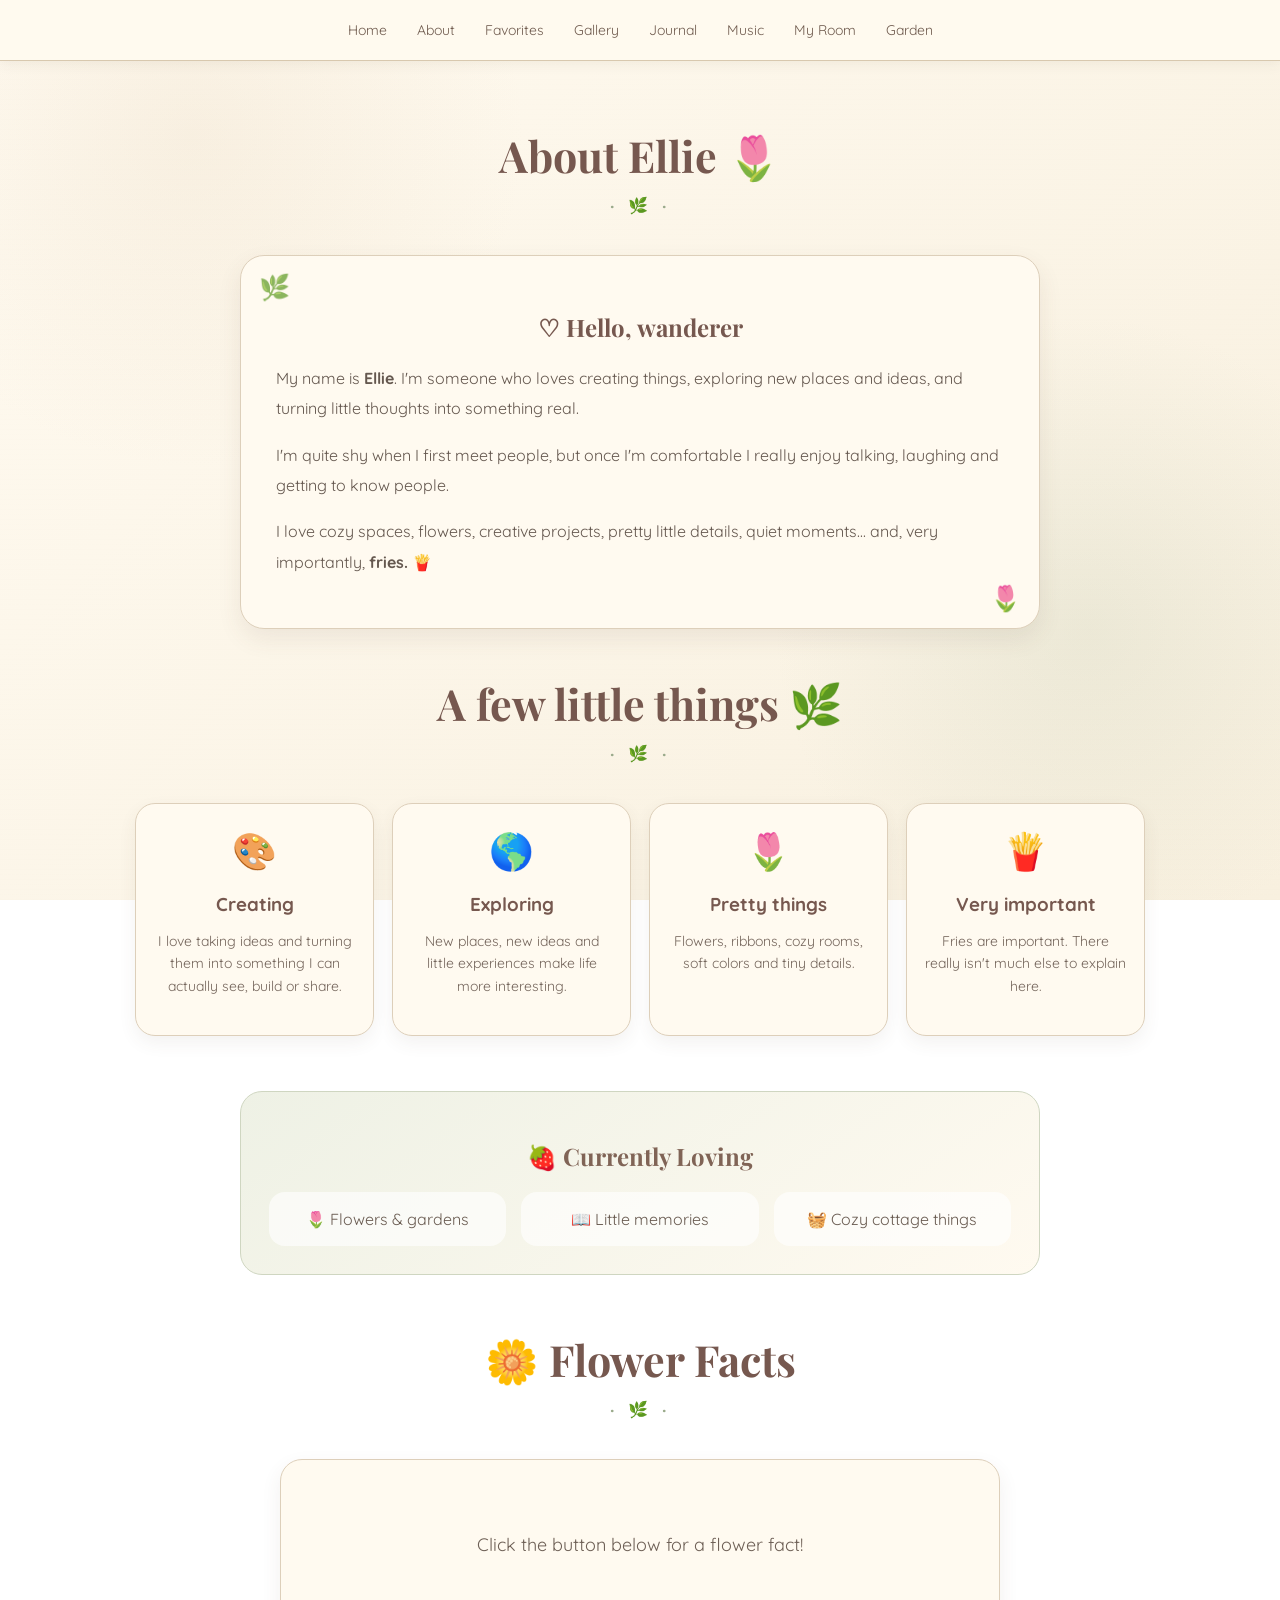
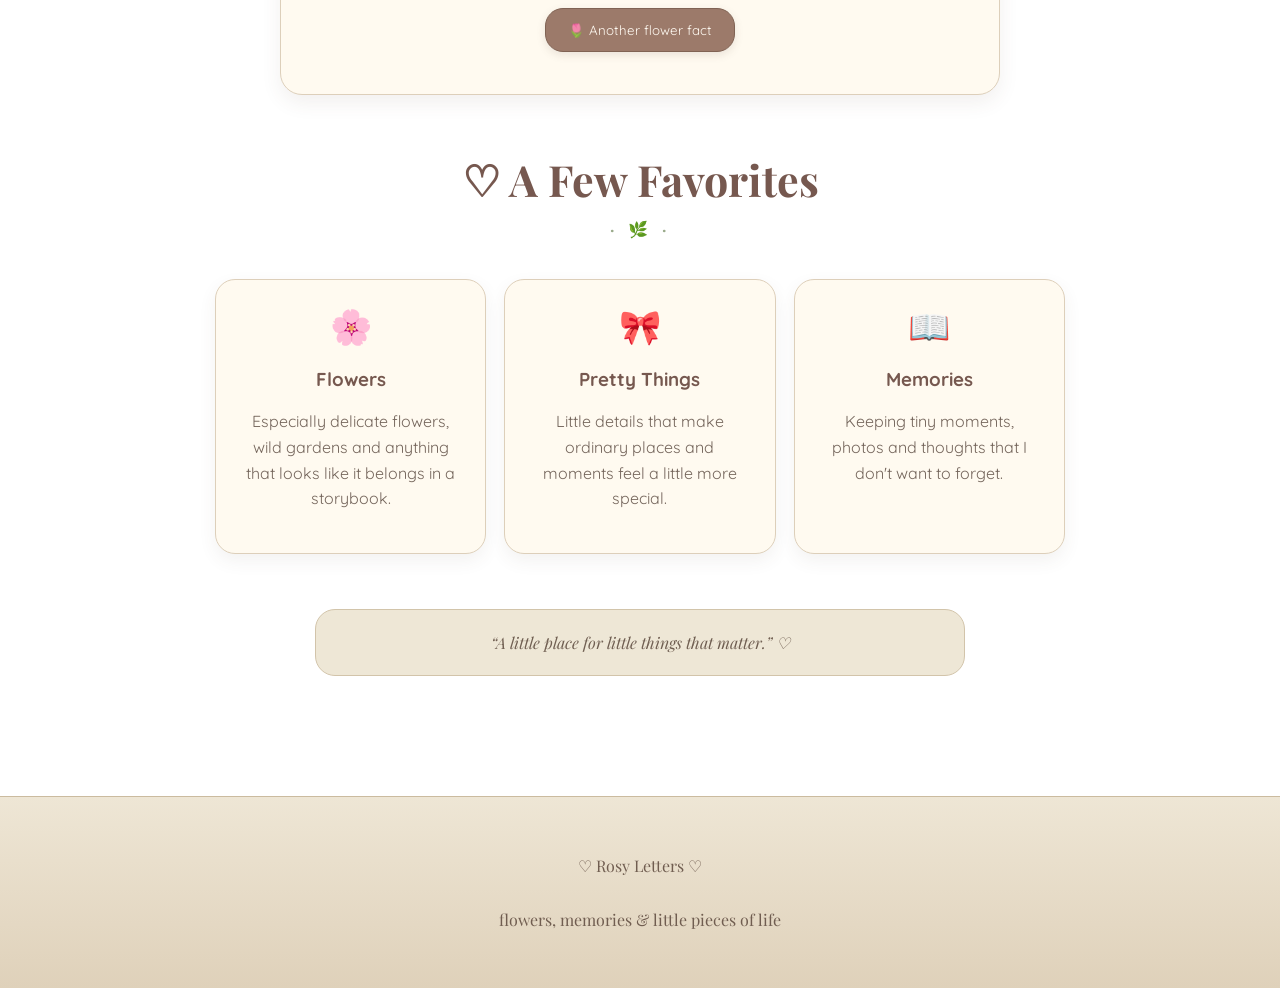
<file: about.html>
<!DOCTYPE html>
<html lang="en">

<head>

<meta charset="UTF-8">

<meta name="viewport"
content="width=device-width, initial-scale=1.0">

<title>About Ellie ♡</title>

<link rel="stylesheet" href="style.css">

<style>

/* =====================================
   ABOUT PAGE — COTTAGECORE
===================================== */

.about-page {
    max-width: 1050px;
    margin: auto;
    padding: 45px 20px 70px;
}

.about-intro {
    max-width: 800px;
    margin: 0 auto 45px;
    padding: 35px;

    background: #fffaf0;
    border: 1px solid #ddcfba;
    border-radius: 24px;

    box-shadow:
        0 10px 24px
        rgba(90,70,50,.09);

    position: relative;
}

.about-intro::before {
    content: "🌿";
    position: absolute;
    top: 15px;
    left: 18px;
    font-size: 25px;
    opacity: .7;
}

.about-intro::after {
    content: "🌷";
    position: absolute;
    bottom: 15px;
    right: 18px;
    font-size: 25px;
}

.about-intro h2 {
    text-align: center;
    color: #76584f;
}

.about-intro p {
    line-height: 1.9;
    color: #65584f;
}


/* LITTLE PERSONAL CARDS */

.about-things {
    display: grid;
    grid-template-columns:
        repeat(4, 1fr);

    gap: 18px;

    margin-bottom: 55px;
}

.about-thing {
    padding: 24px 18px;

    background: #fffaf0;

    border:
        1px solid #ddcfba;

    border-radius: 20px;

    text-align: center;

    box-shadow:
        0 7px 18px
        rgba(90,70,50,.07);
}

.about-thing .about-icon {
    font-size: 36px;
    margin-bottom: 7px;
}

.about-thing h3 {
    color: #76584f;
    margin-bottom: 8px;
}

.about-thing p {
    color: #75665c;
    line-height: 1.6;
    font-size: 14px;
}


/* CURRENTLY LOVING */

.currently-loving {
    max-width: 800px;
    margin: 0 auto 55px;

    padding: 28px;

    background:
        linear-gradient(
            145deg,
            #eef1e5,
            #fffaf0
        );

    border:
        1px solid #cfd6c1;

    border-radius: 22px;
}

.currently-loving h2 {
    text-align: center;
}

.loving-grid {
    display: grid;

    grid-template-columns:
        repeat(3, 1fr);

    gap: 15px;

    margin-top: 20px;
}

.loving-item {
    padding: 17px;

    background:
        rgba(255,255,255,.65);

    border-radius: 16px;

    text-align: center;

    color: #695b51;
}


/* FLOWER FACT */

.about-flower-fact {
    max-width: 720px;
    margin: 0 auto 55px;

    padding: 32px;

    background:
        #fffaf0;

    border:
        1px solid #ddcfba;

    border-radius: 22px;

    text-align: center;

    box-shadow:
        0 8px 20px
        rgba(90,70,50,.08);
}

.about-flower-fact .fact-text {
    min-height: 70px;

    display: flex;
    align-items: center;
    justify-content: center;

    line-height: 1.8;
}


/* FAVORITES */

.about-favorites {
    display: grid;

    grid-template-columns:
        repeat(3, 1fr);

    gap: 18px;

    max-width: 850px;

    margin: 0 auto 55px;
}

.favorite-card {
    padding: 25px;

    text-align: center;

    background:
        #fffaf0;

    border:
        1px solid #ddcfba;

    border-radius: 20px;

    box-shadow:
        0 7px 18px
        rgba(90,70,50,.07);
}

.favorite-card span {
    font-size: 34px;
}

.favorite-card h3 {
    color: #76584f;
}

.favorite-card p {
    color: #75665c;
    line-height: 1.6;
}


/* LITTLE NOTE */

.little-note {
    max-width: 650px;

    margin: 20px auto;

    padding: 22px 25px;

    text-align: center;

    background:
        #eee7d6;

    border:
        1px solid #d2c4aa;

    border-radius: 20px;

    color: #705f52;

    font-family:
        "Playfair Display",
        serif;

    font-style: italic;
}


/* MOBILE */

@media(max-width:800px) {

    .about-things {
        grid-template-columns:
            repeat(2,1fr);
    }

    .loving-grid {
        grid-template-columns: 1fr;
    }

}


@media(max-width:550px) {

    .about-things,
    .about-favorites {
        grid-template-columns: 1fr;
    }

}

</style>

</head>


<body>


<nav>

<a href="index.html">Home</a>
<a href="about.html">About</a>
<a href="favorites.html">Favorites</a>
<a href="gallery.html">Gallery</a>
<a href="journal.html">Journal</a>
<a href="music.html">Music</a>
<a href="room.html">My Room</a>
<a href="garden.html">Garden</a>

</nav>


<main class="about-page">


<h1 class="section-title">
About Ellie 🌷
</h1>


<!-- INTRO -->

<div class="about-intro">

<h2>
♡ Hello, wanderer
</h2>

<p>

My name is <strong>Ellie</strong>.

I'm someone who loves creating things,
exploring new places and ideas,
and turning little thoughts into something real.

</p>

<p>

I'm quite shy when I first meet people,
but once I'm comfortable I really enjoy
talking, laughing and getting to know people.

</p>

<p>

I love cozy spaces, flowers,
creative projects, pretty little details,
quiet moments...

and, very importantly,
<strong>fries. 🍟</strong>

</p>

</div>



<!-- LITTLE THINGS ABOUT ME -->

<h2 class="section-title">
A few little things 🌿
</h2>


<div class="about-things">


<div class="about-thing">

<div class="about-icon">
🎨
</div>

<h3>
Creating
</h3>

<p>
I love taking ideas and turning them
into something I can actually see,
build or share.
</p>

</div>


<div class="about-thing">

<div class="about-icon">
🌎
</div>

<h3>
Exploring
</h3>

<p>
New places, new ideas and little
experiences make life more interesting.
</p>

</div>


<div class="about-thing">

<div class="about-icon">
🌷
</div>

<h3>
Pretty things
</h3>

<p>
Flowers, ribbons, cozy rooms,
soft colors and tiny details.
</p>

</div>


<div class="about-thing">

<div class="about-icon">
🍟
</div>

<h3>
Very important
</h3>

<p>
Fries are important.

There really isn't much else
to explain here.
</p>

</div>


</div>



<!-- CURRENTLY LOVING -->

<div class="currently-loving">

<h2>
🍓 Currently Loving
</h2>

<div class="loving-grid">


<div class="loving-item">
🌷 Flowers & gardens
</div>


<div class="loving-item">
📖 Little memories
</div>


<div class="loving-item">
🧺 Cozy cottage things
</div>


</div>

</div>



<!-- FLOWER FACTS -->

<h2 class="section-title">
🌼 Flower Facts
</h2>


<div class="about-flower-fact">

<p
id="flowerFact"
class="fact-text">

Click the button below
for a flower fact!

</p>


<button
class="button"
id="flowerButton"
type="button">

🌷 Another flower fact

</button>

</div>



<!-- FAVORITES -->

<h2 class="section-title">
♡ A Few Favorites
</h2>


<div class="about-favorites">


<div class="favorite-card">

<span>
🌸
</span>

<h3>
Flowers
</h3>

<p>
Especially delicate flowers,
wild gardens and anything
that looks like it belongs
in a storybook.
</p>

</div>


<div class="favorite-card">

<span>
🎀
</span>

<h3>
Pretty Things
</h3>

<p>
Little details that make
ordinary places and moments
feel a little more special.
</p>

</div>


<div class="favorite-card">

<span>
📖
</span>

<h3>
Memories
</h3>

<p>
Keeping tiny moments,
photos and thoughts
that I don't want to forget.
</p>

</div>


</div>



<div class="little-note">

“A little place for little things that matter.” ♡

</div>


</main>



<footer>

♡ Rosy Letters ♡

<br><br>

flowers, memories & little pieces of life

</footer>



<script src="./script.js"></script>


<script>


const flowerFacts = [

"🌹 Roses belong to the genus Rosa, which contains hundreds of species.",

"🌻 Young sunflowers can move during the day to follow the direction of sunlight.",

"🌷 Tulips originally came from Central Asia and became especially popular in the Netherlands.",

"🌸 Cherry blossoms are called sakura in Japan.",

"🌼 Daisies belong to the same plant family as sunflowers.",

"💜 Lavender is well known for its fragrant flowers and purple color.",

"🌺 Hibiscus flowers can grow in tropical and subtropical regions around the world.",

"🪻 Lilacs are known for their strong, sweet fragrance.",

"🌸 Magnolia flowers existed long before bees became common pollinators.",

"🌺 Orchids are one of the largest families of flowering plants.",

"🌷 Some tulip flowers open in sunlight and close again when the light decreases.",

"🌻 Sunflowers can produce hundreds or even thousands of individual seeds in one flower head.",

"🌹 Some rose varieties have been cultivated for thousands of years.",

"🌼 The yellow center of a daisy is actually made up of many tiny individual flowers.",

"🌺 Hibiscus flowers are often large and brightly colored.",

"🌸 Cherry trees can produce spectacular displays of blossoms before their leaves fully develop.",

"🪻 Lavender is native to areas around the Mediterranean.",

"🌿 Jasmine flowers are famous for their strong fragrance.",

"🌺 Bird-of-paradise flowers have an unusual shape that resembles a colorful bird.",

"🌷 Crocuses are among the flowers that can bloom very early in the year.",

"🌼 Marigolds are commonly grown as garden flowers and are known for their warm colors.",

"🌹 Some roses produce colorful fruits called rose hips after flowering.",

"🌻 Sunflowers are members of the daisy family.",

"🌸 Apple trees produce flowers before their fruit develops.",

"🌺 Bougainvillea gets much of its bright color from modified leaves called bracts.",

"🪻 Lavender flowers attract many pollinating insects.",

"🌷 Daffodils contain naturally occurring compounds that make them unpleasant for many animals to eat.",

"🌼 Dandelions produce many tiny flowers grouped together into what looks like one flower head.",

"🌹 Roses can have flowers with many different numbers of petals depending on the variety.",

"🌺 Plumeria flowers are strongly associated with tropical climates and are often very fragrant.",

"🌸 Peach trees produce pinkish flowers before their peaches grow.",

"🌻 A sunflower head can contain hundreds of tiny florets.",

"🌿 Mint plants can produce small flowers despite being better known for their leaves.",

"🌺 Gardenias are famous for their white flowers and strong fragrance.",

"🌷 Hyacinths are known for producing clusters of many small, fragrant flowers.",

"🌼 Chrysanthemums come in a wide variety of colors and flower shapes.",

"🌹 Climbing roses can grow along trellises, fences, and other supports.",

"🌺 Passion flowers have unusually complex-looking structures.",

"🌸 Lotus flowers can rise above the surface of ponds on long stems.",

"🌻 Sunflowers belong to the genus Helianthus.",

"🪻 Lavender flowers grow on tall spikes above the plant's narrow leaves.",

"🌷 Some tulips have been bred to produce unusual striped or feathered-looking petals.",

"🌼 Calendula flowers are usually yellow or orange.",

"🌹 Wild roses generally have simpler flowers than many cultivated garden roses.",

"🌺 Hibiscus flowers often have a prominent central structure extending from the flower.",

"🌸 Cherry blossoms do not all have the same color; some varieties have white blossoms.",

"🌿 Rosemary produces small flowers that can attract pollinators.",

"🌺 Snapdragons get their common name because their flowers can resemble a dragon's mouth.",

"🌷 Irises are named after Iris, the Greek goddess associated with rainbows.",

"🌼 Cosmos flowers can have delicate, daisy-like petals.",

"🌹 Roses can be found growing naturally in many parts of the Northern Hemisphere.",

"🌻 Sunflowers are commonly grown for their edible seeds and oil.",

"🌺 Plumeria flowers can be white, yellow, pink, red, or combinations of these colors.",

"🌸 Magnolia flowers can be very large compared with many other garden flowers.",

"🪻 Lavender leaves are also aromatic, not just its flowers.",

"🌷 Daffodils belong to the genus Narcissus.",

"🌼 Zinnias can produce flowers in many bright colors.",

"🌹 Rose petals can vary greatly in shape and arrangement between varieties.",

"🌺 Hibiscus plants can grow as shrubs or small trees depending on the species.",

"🌸 Apple blossoms are often white or pink.",

"🌻 Sunflowers can grow several feet tall depending on the variety and growing conditions.",

"🌿 Basil plants can produce small flowers if allowed to mature.",

"🌺 Gardenia flowers are often waxy in appearance.",

"🌷 Hyacinth flowers grow in dense clusters along a central stalk.",

"🌼 Marigolds are members of the daisy family.",

"🌹 Rose flowers can have different scents depending on their variety.",

"🌺 Passion flowers can provide nectar for pollinators.",

"🌸 Lotus plants have leaves that can float on or rise above the water.",

"🌻 Sunflower seeds develop from the tiny florets arranged across the flower head.",

"🪻 Lavender belongs to the mint family.",

"🌷 Tulip bulbs store nutrients that help the plant grow again.",

"🌼 Dandelions can produce seeds that are carried by wind.",

"🌹 Rose hips can be used by some animals as a food source.",

"🌺 Hibiscus is part of the mallow family.",

"🌸 Cherry blossoms are an important seasonal symbol in Japan.",

"🌿 Thyme can produce tiny flowers that are attractive to pollinating insects.",

"🌺 Bird-of-paradise plants are native to southern Africa.",

"🌷 Tulips are perennial plants, although some varieties perform better when replanted regularly.",

"🌼 Chrysanthemums belong to the daisy family.",

"🌹 Roses have both wild and cultivated forms.",

"🌺 Bougainvillea flowers are actually small and surrounded by colorful bracts.",

"🌸 Lotus flowers can produce seed pods with distinctive round openings.",

"🌻 Sunflowers can attract bees and other pollinating insects.",

"🪻 Lavender is commonly grown in gardens for both its appearance and fragrance.",

"🌷 Daffodil flowers usually have a central trumpet- or cup-shaped structure.",

"🌼 Cosmos plants can grow quickly in suitable conditions.",

"🌹 Some rose flowers have very strong fragrances, while others have little scent.",

"🌺 Plumeria flowers are commonly used in tropical leis.",

"🌸 Magnolia petals can be thick and waxy compared with delicate petals of many other flowers.",

"🌻 Sunflowers are generally associated with warm, sunny growing conditions.",

"🌿 Sage plants can produce attractive flowers in addition to their useful leaves.",

"🌺 Gardenias generally prefer warm growing conditions.",

"🌷 Iris flowers have three prominent upright or spreading petals called standards and three lower petals called falls.",

"🌼 Marigolds can bloom for long periods when given suitable growing conditions.",

"🌹 Roses can grow as shrubs, climbers, or compact plants depending on the variety.",

"🌺 Hibiscus flowers are commonly visited by pollinators.",

"🌸 Peach blossoms appear before the fruit develops.",

"🌻 The large circular appearance of a sunflower is created by many individual florets.",

"🪻 Lavender's scent comes from aromatic compounds found in its tissues.",

"🌷 Tulip flowers come in many colors, including red, yellow, pink, purple, and white.",

"🌼 Daisies often have white ray florets surrounding yellow disc florets.",

"🌹 Rose plants have prickles rather than true botanical thorns.",

"🌺 Passion flowers belong to the genus Passiflora.",

"🌸 Lotus flowers have been important symbols in several cultures.",

"🌻 Sunflowers are native to North America.",

"🪻 Lavender flowers are often harvested before or during peak flowering for their fragrance."

];


const flowerFact =
document.getElementById(
    "flowerFact"
);


const flowerButton =
document.getElementById(
    "flowerButton"
);


function showFlowerFact() {

    const randomNumber =
        Math.floor(
            Math.random() *
            flowerFacts.length
        );


    flowerFact.textContent =
        flowerFacts[
            randomNumber
        ];

}


flowerButton.addEventListener(
    "click",
    showFlowerFact
);


</script>


</body>

</html>
</file>
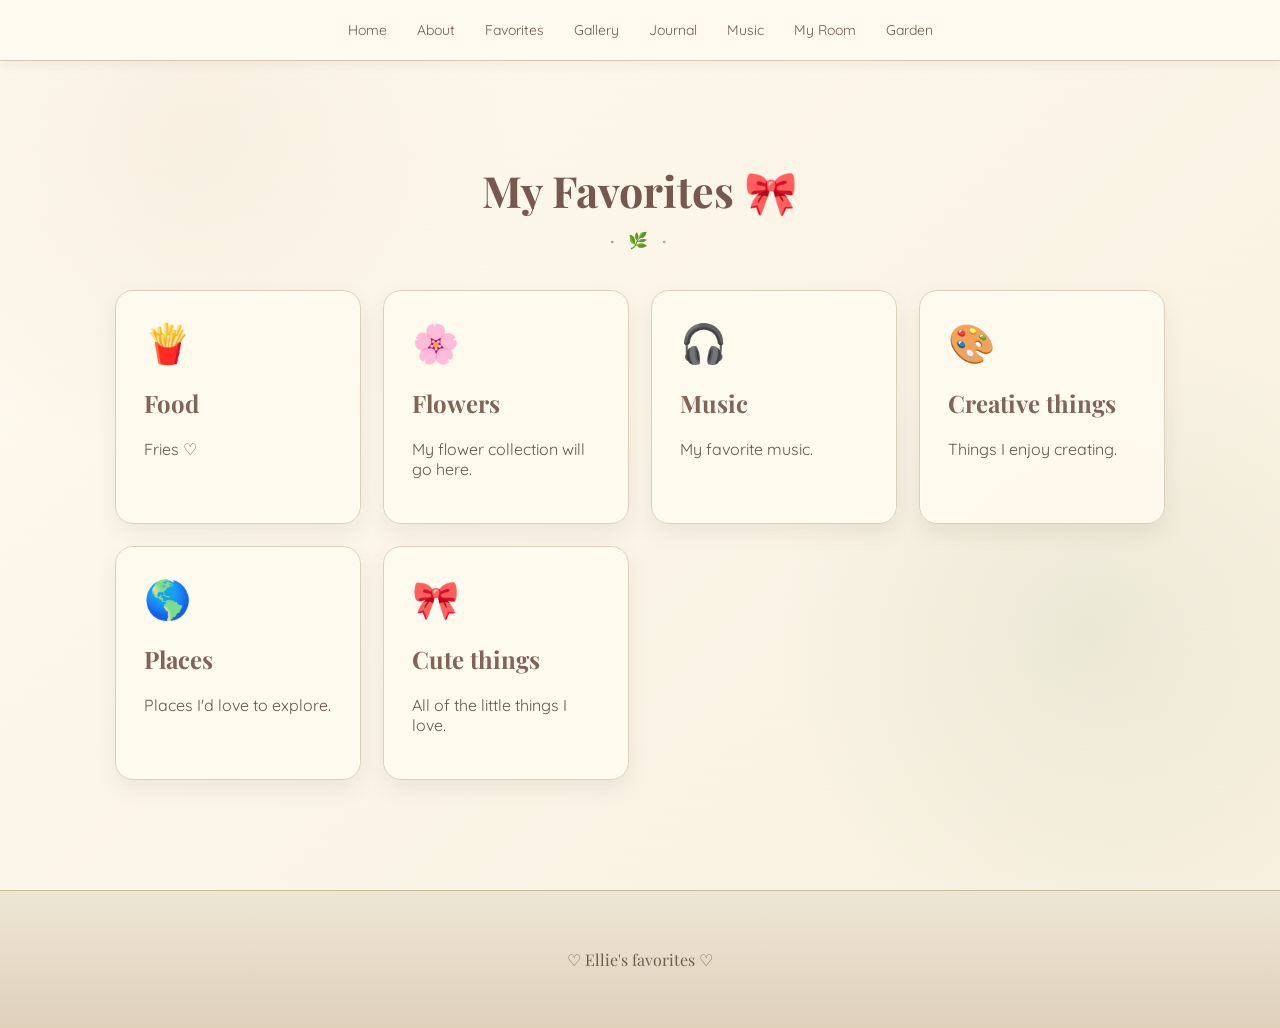
<file: favourites.html>
<!DOCTYPE html>
<html lang="en">

<head>

<meta charset="UTF-8">

<meta name="viewport"
content="width=device-width, initial-scale=1.0">

<title>Ellie's Favorites ♡</title>

<link rel="stylesheet" href="style.css">

</head>

<body>

<nav>

<a href="index.html">Home</a>
<a href="about.html">About</a>
<a href="favorites.html">Favorites</a>
<a href="gallery.html">Gallery</a>
<a href="journal.html">Journal</a>
<a href="music.html">Music</a>
<a href="room.html">My Room</a>
<a href="garden.html">Garden</a>

</nav>


<section>

<h1 class="section-title">
My Favorites 🎀
</h1>

<div class="card-grid">

<div class="card">

<div class="emoji">🍟</div>

<h2>Food</h2>

<p>
Fries ♡
</p>

</div>


<div class="card">

<div class="emoji">🌸</div>

<h2>Flowers</h2>

<p>
My flower collection will go here.
</p>

</div>


<div class="card">

<div class="emoji">🎧</div>

<h2>Music</h2>

<p>
My favorite music.
</p>

</div>


<div class="card">

<div class="emoji">🎨</div>

<h2>Creative things</h2>

<p>
Things I enjoy creating.
</p>

</div>


<div class="card">

<div class="emoji">🌎</div>

<h2>Places</h2>

<p>
Places I'd love to explore.
</p>

</div>


<div class="card">

<div class="emoji">🎀</div>

<h2>Cute things</h2>

<p>
All of the little things I love.
</p>

</div>

</div>

</section>


<footer>
♡ Ellie's favorites ♡
</footer>

</body>

</html>
</file>
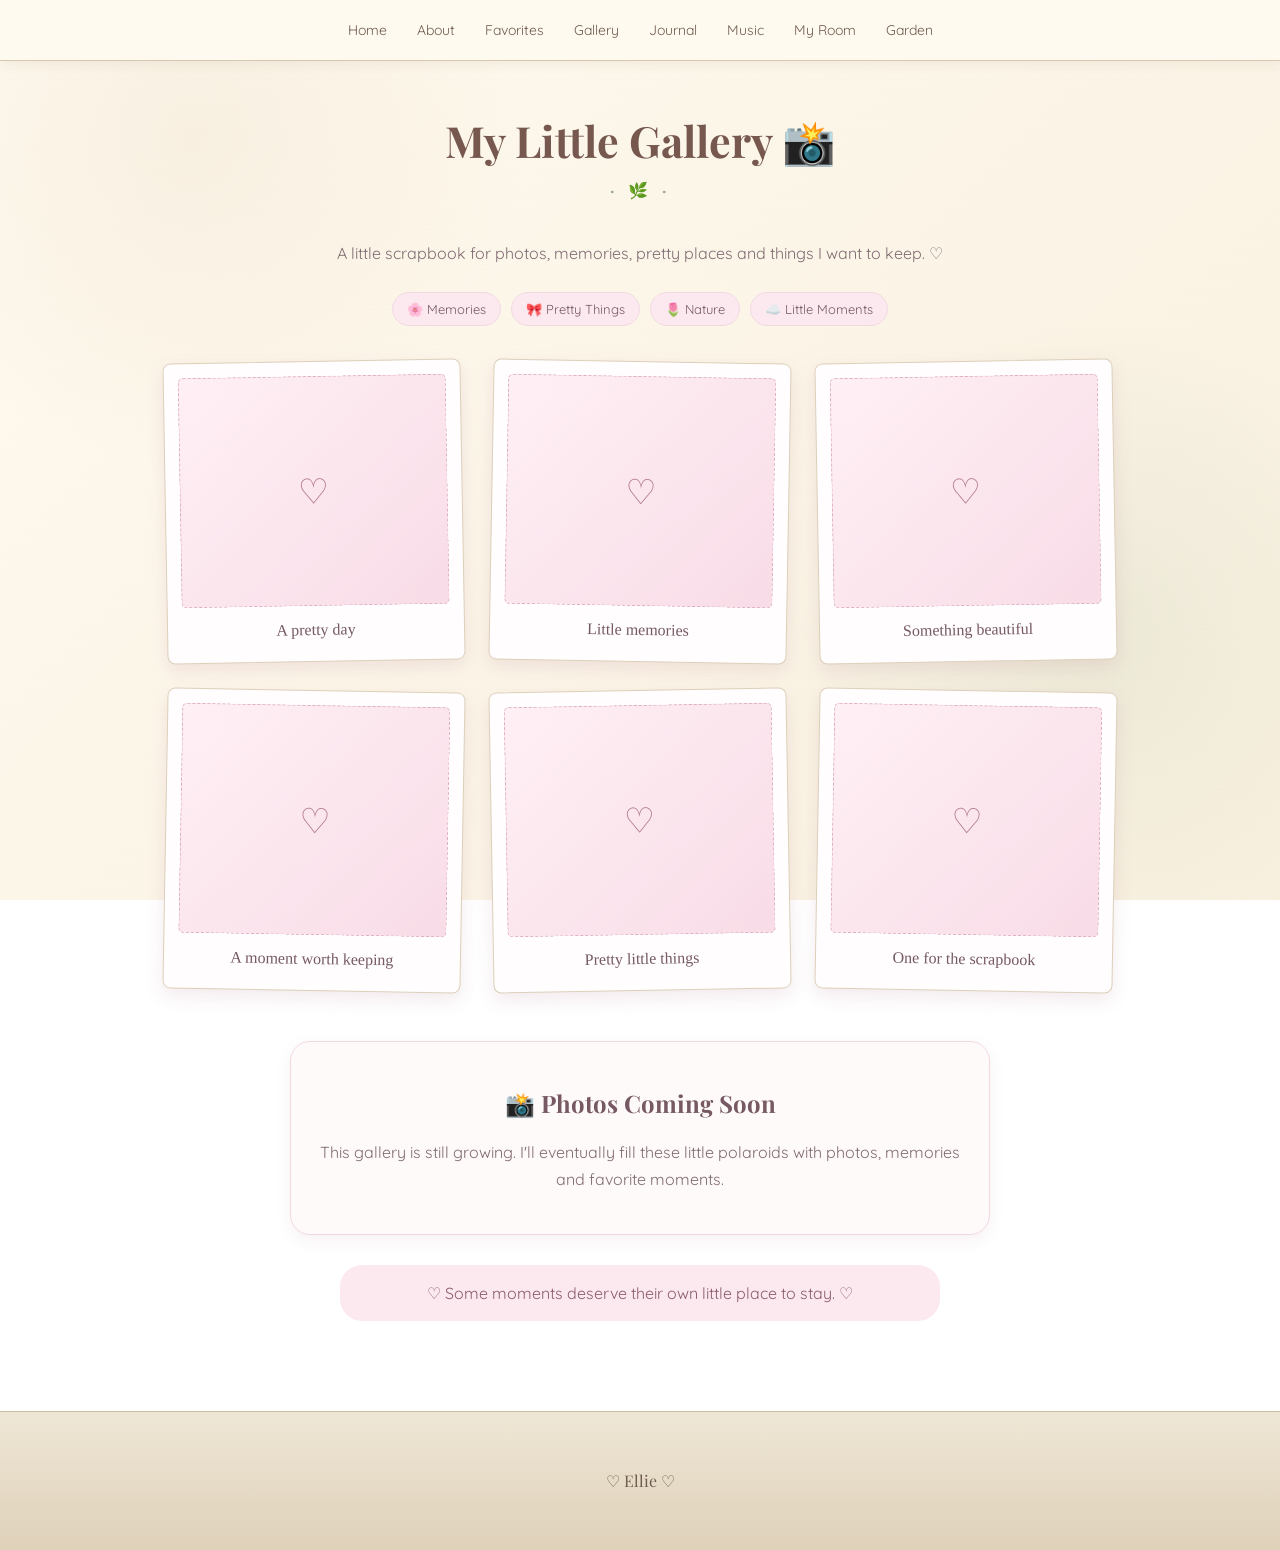
<file: gallery.html>
<!DOCTYPE html>
<html lang="en">

<head>

<meta charset="UTF-8">

<meta name="viewport"
content="width=device-width, initial-scale=1.0">

<title>Ellie's Gallery ♡</title>

<link rel="stylesheet" href="style.css">

<style>

/* ==========================
   ROSY LETTERS GALLERY
========================== */

.gallery-page {
    max-width: 1050px;
    margin: auto;
    padding: 30px 20px 60px;
}

.gallery-intro {
    text-align: center;
    max-width: 650px;
    margin: 0 auto 25px;
    color: #806b73;
    line-height: 1.7;
}

.gallery-tags {
    display: flex;
    justify-content: center;
    flex-wrap: wrap;
    gap: 10px;
    margin-bottom: 35px;
}

.gallery-tag {
    padding: 8px 14px;
    border-radius: 18px;
    background: #fce8ef;
    border: 1px solid #f1d9e2;
    color: #765963;
    font-size: 13px;
}

.gallery {
    display: grid;
    grid-template-columns: repeat(3, 1fr);
    gap: 28px;
    max-width: 950px;
    margin: 0 auto;
}

.polaroid {
    background: #fffdfd;
    padding: 14px 14px 22px;
    border-radius: 8px;
    box-shadow:
        0 7px 18px
        rgba(160, 95, 125, 0.13);
    transition:
        transform .2s ease,
        box-shadow .2s ease;
}

.polaroid:nth-child(odd) {
    transform: rotate(-1deg);
}

.polaroid:nth-child(even) {
    transform: rotate(1deg);
}

.polaroid:hover {
    transform: translateY(-5px) rotate(0deg);
    box-shadow:
        0 10px 22px
        rgba(160, 95, 125, 0.18);
}

.photo {
    width: 100%;
    height: 230px;
    background:
        linear-gradient(
            135deg,
            #fff0f5,
            #f8dce7
        );
    border: 1px dashed #dcaec0;
    border-radius: 5px;

    display: flex;
    justify-content: center;
    align-items: center;

    color: #b47d92;
    font-size: 35px;
}

.polaroid p {
    text-align: center;
    color: #765963;
    margin: 15px 5px 0;
    font-family: Georgia, "Times New Roman", serif;
}

.gallery-note {
    max-width: 700px;
    margin: 50px auto 0;
    padding: 25px;
    text-align: center;
    background: #fffafa;
    border: 1px solid #f1d9e2;
    border-radius: 20px;
    box-shadow:
        0 5px 15px
        rgba(160, 95, 125, 0.09);
}

.gallery-note h2 {
    color: #765963;
}

.gallery-note p {
    color: #806b73;
    line-height: 1.7;
}

.gallery-quote {
    max-width: 600px;
    margin: 30px auto 0;
    padding: 18px;
    text-align: center;
    color: #8b5c6e;
    background: #fce8ef;
    border-radius: 22px;
}

@media (max-width: 750px) {

    .gallery {
        grid-template-columns:
            repeat(2, 1fr);
    }

}

@media (max-width: 480px) {

    .gallery {
        grid-template-columns: 1fr;
    }

}

</style>

</head>


<body>


<nav>

<a href="index.html">Home</a>
<a href="about.html">About</a>
<a href="favorites.html">Favorites</a>
<a href="gallery.html">Gallery</a>
<a href="journal.html">Journal</a>
<a href="music.html">Music</a>
<a href="room.html">My Room</a>
<a href="garden.html">Garden</a>

</nav>


<main class="gallery-page">


<h1 class="section-title">
My Little Gallery 📸
</h1>


<p class="gallery-intro">

A little scrapbook for photos, memories,
pretty places and things I want to keep. ♡

</p>


<div class="gallery-tags">

<span class="gallery-tag">
🌸 Memories
</span>

<span class="gallery-tag">
🎀 Pretty Things
</span>

<span class="gallery-tag">
🌷 Nature
</span>

<span class="gallery-tag">
☁️ Little Moments
</span>

</div>


<!-- GALLERY -->

<div class="gallery">


<div class="polaroid">

<div class="photo">
♡
</div>

<p>
A pretty day
</p>

</div>


<div class="polaroid">

<div class="photo">
♡
</div>

<p>
Little memories
</p>

</div>


<div class="polaroid">

<div class="photo">
♡
</div>

<p>
Something beautiful
</p>

</div>


<div class="polaroid">

<div class="photo">
♡
</div>

<p>
A moment worth keeping
</p>

</div>


<div class="polaroid">

<div class="photo">
♡
</div>

<p>
Pretty little things
</p>

</div>


<div class="polaroid">

<div class="photo">
♡
</div>

<p>
One for the scrapbook
</p>

</div>


</div>


<!-- NOTE -->

<div class="gallery-note">

<h2>
📸 Photos Coming Soon
</h2>

<p>

This gallery is still growing.
I'll eventually fill these little polaroids
with photos, memories and favorite moments.

</p>

</div>


<div class="gallery-quote">

♡ Some moments deserve their own little place to stay. ♡

</div>


</main>


<footer>

♡ Ellie ♡

</footer>


</body>

</html>
</file>
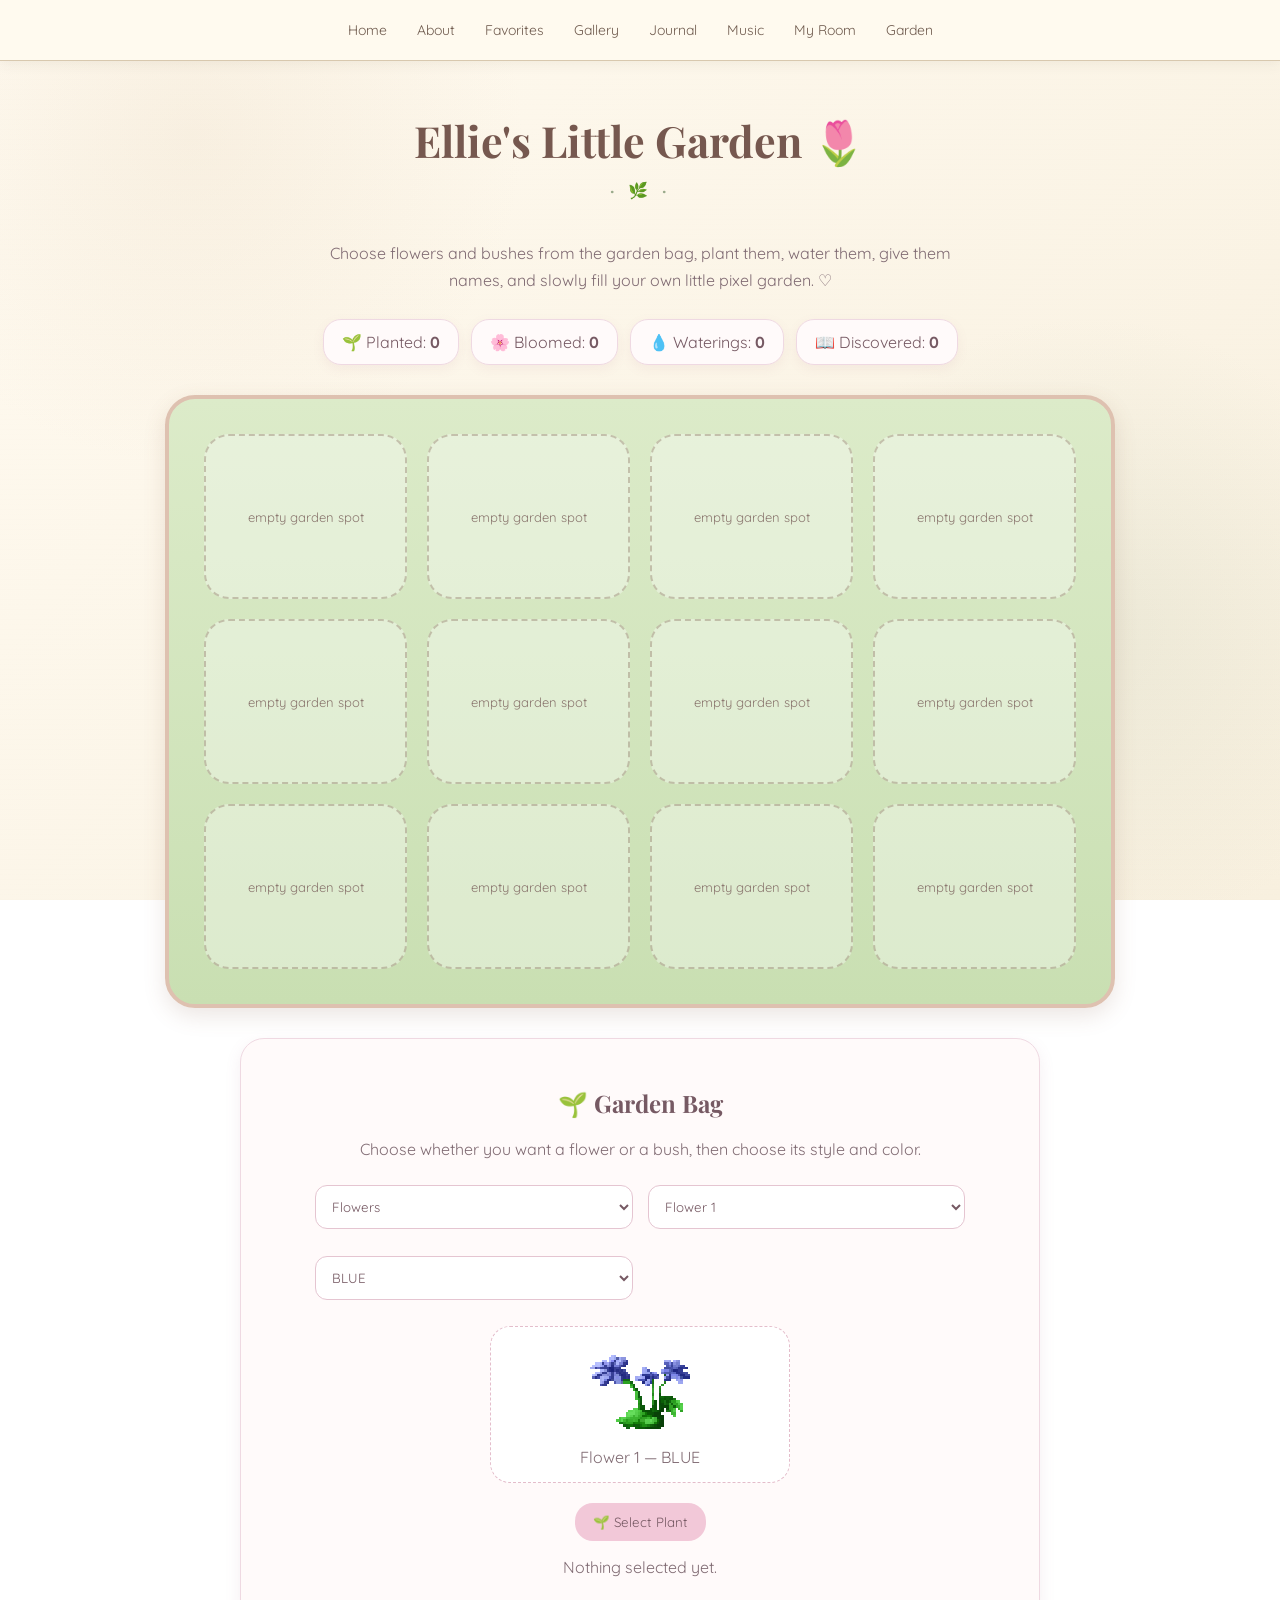
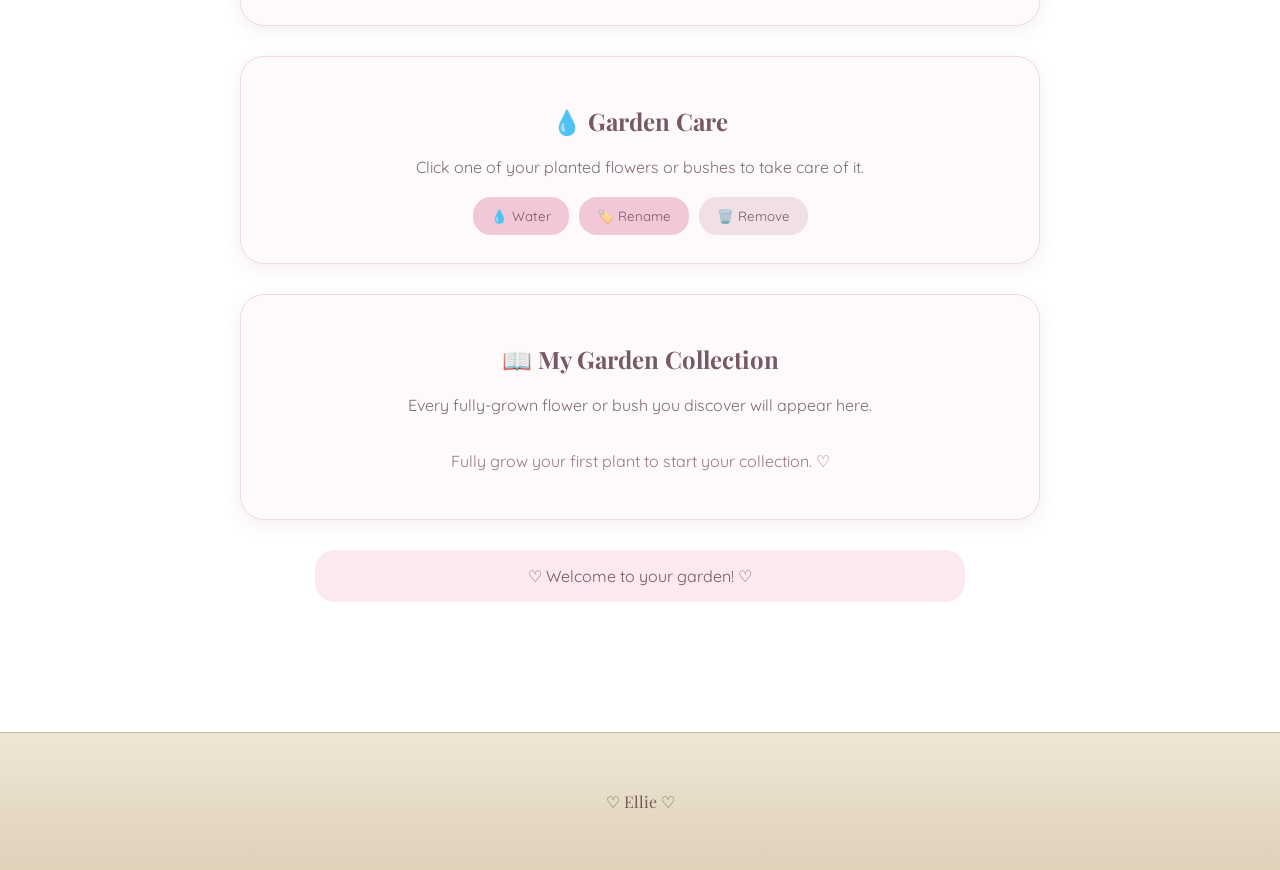
<file: garden.html>
<!DOCTYPE html>
<html lang="en">

<head>

<meta charset="UTF-8">

<meta name="viewport"
content="width=device-width, initial-scale=1.0">

<title>Ellie's Garden ♡</title>

<link rel="stylesheet" href="style.css">


<style>

/* =====================================
   ROSY LETTERS GARDEN
===================================== */

.garden-page {
    max-width: 1100px;
    margin: auto;
    padding: 30px 20px 70px;
}

.garden-intro {
    max-width: 650px;
    margin: 0 auto 25px;
    text-align: center;
    color: #806b73;
    line-height: 1.7;
}


/* STATUS */

.garden-stats {
    display: flex;
    justify-content: center;
    flex-wrap: wrap;
    gap: 12px;
    margin: 25px 0;
}

.garden-stat {
    background: #fffafa;
    border: 1px solid #efd9e2;
    border-radius: 18px;
    padding: 12px 18px;
    color: #765963;
    box-shadow:
        0 4px 12px
        rgba(170, 100, 130, .08);
}


/* MAIN GARDEN */

.pixel-garden {
    max-width: 950px;
    margin: 30px auto;

    padding: 35px;

    display: grid;
    grid-template-columns:
        repeat(4, 1fr);

    gap: 20px;

    background:
        linear-gradient(
            #dcebc9,
            #c9dfb2
        );

    border:
        4px solid #dec1b0;

    border-radius: 30px;

    box-shadow:
        0 8px 22px
        rgba(130, 90, 70, .15);
}


/* GARDEN PLOTS */

.garden-plot {
    min-height: 165px;

    border:
        2px dashed
        rgba(130, 100, 85, .35);

    border-radius: 25px;

    background:
        rgba(255,255,255,.35);

    cursor: pointer;

    display: flex;
    flex-direction: column;

    justify-content: center;
    align-items: center;

    padding: 10px;

    transition:
        transform .2s,
        background .2s,
        box-shadow .2s;
}

.garden-plot:hover {
    transform: translateY(-4px);

    background:
        rgba(255,255,255,.55);
}

.garden-plot.selected {
    box-shadow:
        0 0 0 4px
        rgba(214,132,166,.4);

    background:
        rgba(255,245,249,.7);
}


.garden-plot img {
    width: 105px;
    height: 105px;

    object-fit: contain;

    image-rendering: pixelated;
}


.garden-plot-name {
    margin-top: 6px;

    color: #765963;

    font-weight: bold;

    text-align: center;
}


.garden-stage {
    margin-top: 3px;

    font-size: 12px;

    color: #977480;
}


.empty-plot {
    color: #8a766e;
    font-size: 13px;
}


/* CONTROL CARDS */

.garden-card {
    max-width: 800px;

    margin: 30px auto;

    padding: 28px;

    background: #fffafa;

    border:
        1px solid #efd9e2;

    border-radius: 24px;

    box-shadow:
        0 5px 16px
        rgba(160, 95, 125, .10);

    text-align: center;
}

.garden-card h2 {
    color: #765963;
}

.garden-card p {
    color: #806b73;
}


/* SELECTORS */

.garden-selector {
    display: grid;

    grid-template-columns:
        repeat(2, 1fr);

    gap: 15px;

    margin: 20px auto;

    max-width: 650px;
}


.garden-selector select {
    width: 100%;

    padding: 12px;

    border:
        1px solid #e5c5d1;

    border-radius: 12px;

    background: white;

    color: #765963;

    font-family: inherit;

    cursor: pointer;
}


/* PREVIEW */

.plant-preview {
    min-height: 145px;

    display: flex;
    justify-content: center;
    align-items: center;
    flex-direction: column;

    margin: 20px auto;

    max-width: 300px;

    background: #fff;

    border:
        1px dashed #e4bdcb;

    border-radius: 20px;

    padding: 15px;
}


.plant-preview img {
    width: 100px;
    height: 100px;

    object-fit: contain;

    image-rendering: pixelated;
}


.plant-preview p {
    margin: 5px 0 0;
}


/* BUTTONS */

.garden-buttons {
    display: flex;

    justify-content: center;

    flex-wrap: wrap;

    gap: 10px;

    margin-top: 20px;
}


.garden-button {
    border: none;

    border-radius: 18px;

    padding: 11px 18px;

    background: #f2c8d8;

    color: #765963;

    font-family: inherit;

    cursor: pointer;

    transition: .2s;
}

.garden-button:hover {
    background: #eeb5cb;

    transform: translateY(-2px);
}


.remove-button {
    background: #f0e0e5;
}


/* MESSAGE */

.garden-message {
    max-width: 650px;

    margin: 30px auto;

    padding: 16px;

    text-align: center;

    background: #fce8ef;

    border-radius: 20px;

    color: #765963;
}


/* COLLECTION */

.collection-grid {
    display: grid;

    grid-template-columns:
        repeat(4, 1fr);

    gap: 15px;

    margin-top: 20px;
}


.collection-item {
    background: white;

    border:
        1px solid #efdae2;

    border-radius: 18px;

    padding: 12px;

    text-align: center;
}


.collection-item img {
    width: 75px;
    height: 75px;

    object-fit: contain;

    image-rendering: pixelated;
}


.collection-item p {
    font-size: 13px;

    margin: 6px 0 0;

    color: #765963;
}


/* BUSH LABEL */

.bush-label {
    display: inline-block;

    padding: 5px 10px;

    margin-top: 5px;

    background: #e7efd9;

    border-radius: 12px;

    font-size: 11px;

    color: #647057;
}


/* MOBILE */

@media (max-width: 800px) {

    .pixel-garden {
        grid-template-columns:
            repeat(3, 1fr);
    }

}


@media (max-width: 650px) {

    .pixel-garden {
        grid-template-columns:
            repeat(2, 1fr);
    }

    .collection-grid {
        grid-template-columns:
            repeat(2, 1fr);
    }

    .garden-selector {
        grid-template-columns: 1fr;
    }

}


@media (max-width: 420px) {

    .pixel-garden {
        grid-template-columns: 1fr;
    }

}

</style>

</head>


<body>


<nav>

<a href="index.html">Home</a>
<a href="about.html">About</a>
<a href="favorites.html">Favorites</a>
<a href="gallery.html">Gallery</a>
<a href="journal.html">Journal</a>
<a href="music.html">Music</a>
<a href="room.html">My Room</a>
<a href="garden.html">Garden</a>

</nav>



<main class="garden-page">


<h1 class="section-title">
Ellie's Little Garden 🌷
</h1>


<p class="garden-intro">

Choose flowers and bushes from the garden bag,
plant them, water them, give them names,
and slowly fill your own little pixel garden. ♡

</p>



<!-- STATS -->

<div class="garden-stats">


<div class="garden-stat">

🌱 Planted:
<strong id="plantedCount">
0
</strong>

</div>


<div class="garden-stat">

🌸 Bloomed:
<strong id="bloomedCount">
0
</strong>

</div>


<div class="garden-stat">

💧 Waterings:
<strong id="wateringCount">
0
</strong>

</div>


<div class="garden-stat">

📖 Discovered:
<strong id="discoveredCount">
0
</strong>

</div>


</div>



<!-- GARDEN -->

<div
class="pixel-garden"
id="garden">


<div
class="garden-plot"
id="plot1"
onclick="clickPlot(1)">
</div>


<div
class="garden-plot"
id="plot2"
onclick="clickPlot(2)">
</div>


<div
class="garden-plot"
id="plot3"
onclick="clickPlot(3)">
</div>


<div
class="garden-plot"
id="plot4"
onclick="clickPlot(4)">
</div>


<div
class="garden-plot"
id="plot5"
onclick="clickPlot(5)">
</div>


<div
class="garden-plot"
id="plot6"
onclick="clickPlot(6)">
</div>


<div
class="garden-plot"
id="plot7"
onclick="clickPlot(7)">
</div>


<div
class="garden-plot"
id="plot8"
onclick="clickPlot(8)">
</div>


<div
class="garden-plot"
id="plot9"
onclick="clickPlot(9)">
</div>


<div
class="garden-plot"
id="plot10"
onclick="clickPlot(10)">
</div>


<div
class="garden-plot"
id="plot11"
onclick="clickPlot(11)">
</div>


<div
class="garden-plot"
id="plot12"
onclick="clickPlot(12)">
</div>


</div>



<!-- PLANT BAG -->

<div class="garden-card">


<h2>
🌱 Garden Bag
</h2>


<p>

Choose whether you want a flower or a bush,
then choose its style and color.

</p>


<div class="garden-selector">


<select
id="plantCategory"
onchange="updatePlantOptions()">

<option value="flower">
Flowers
</option>

<option value="bush">
Bushes
</option>

</select>


<select
id="plantType"
onchange="updateColorOptions()">
</select>


<select
id="plantColor"
onchange="updatePreview()">
</select>


</div>



<div
class="plant-preview"
id="plantPreview">

<p>
Choose something to plant. ♡
</p>

</div>


<div class="garden-buttons">


<button
class="garden-button"
onclick="preparePlant()">

🌱 Select Plant

</button>


</div>


<p
id="plantingMessage">

Nothing selected yet.

</p>


</div>



<!-- CARE -->

<div class="garden-card">


<h2>
💧 Garden Care
</h2>


<p
id="selectedPlantInfo">

Click one of your planted flowers or bushes
to take care of it.

</p>


<div class="garden-buttons">


<button
class="garden-button"
onclick="waterSelected()">

💧 Water

</button>


<button
class="garden-button"
onclick="renameSelected()">

🏷️ Rename

</button>


<button
class="garden-button remove-button"
onclick="removeSelected()">

🗑️ Remove

</button>


</div>


</div>



<!-- COLLECTION -->

<div class="garden-card">


<h2>
📖 My Garden Collection
</h2>


<p>

Every fully-grown flower or bush you discover
will appear here.

</p>


<div
class="collection-grid"
id="collection">
</div>


</div>



<div
class="garden-message"
id="gardenMessage">

♡ Welcome to your garden! ♡

</div>


</main>



<footer>

♡ Ellie ♡

</footer>



<script>


/* ==========================================
   EXACT FILES FROM YOUR FLOWER PACK
========================================== */


const flowerData = {


"Flower 1": {

    BLUE:
    "Flower 1 - BLUE.png",

    COLORFUL:
    "Flower 1 - COLORFUL.png",

    RED:
    "Flower 1 - RED.png",

    TEAL:
    "Flower 1 - TEAL.png",

    YELLOW:
    "Flower 1 - YELLOW.png"

},


"Flower 2": {

    MAGENTA:
    "Flower 2 - MAGENTA.png",

    PINK:
    "Flower 2 - PINK.png",

    PURPLE:
    "Flower 2 - PURPLE.png",

    TEAL:
    "Flower 2 - TEAL.png"

},


"Flower 3": {

    BLUE:
    "Flower 3 - BLUE.png",

    PINK:
    "Flower 3 - PINK.png",

    PURPLE:
    "Flower 3 - PURPLE.png",

    RED:
    "Flower 3 - RED.png",

    TEAL:
    "Flower 3 - TEAL.png"

},


"Flower 4": {

    BLUE:
    "Flower 4 - BLUE.png",

    PINK:
    "Flower 4 - PINK.png",

    PURPLE:
    "Flower 4 - PURPLE.png",

    TEAL:
    "Flower 4 - TEAL.png"

},


"Flower 5": {

    BLUE:
    "Flower 5 - BLUE.png",

    ORANGE:
    "Flower 5 - ORANGE.png",

    PINK:
    "Flower 5 - PINK.png",

    PURPLE:
    "Flower 5 - PURPLE.png"

},


"Flower 6": {

    BLUE:
    "Flower 6 - BLUE.png",

    ORANGE:
    "Flower 6 - ORANGE.png",

    PINK:
    "Flower 6 - PINK.png",

    "PINK 2":
    "Flower 6 - PINK 2.png",

    PURPLE:
    "Flower 6 - PURPLE.png"

},


"Flower 7": {

    BLUE:
    "Flower 7 - BLUE.png",

    ORANGE:
    "Flower 7 - ORANGE.png",

    PINK:
    "Flower 7 - PINK.png",

    "PINK 2":
    "Flower 7 - PINK 2.png",

    PURPLE:
    "Flower 7 - PURPLE.png"

},


"Flower 8": {

    ORANGE:
    "Flower 8 - ORANGE.png",

    PINK:
    "Flower 8 - PINK.png",

    RED:
    "Flower 8 - RED.png",

    YELLOW:
    "Flower 8 - YELLOW.png"

},


"Flower 9": {

    ORANGE:
    "Flower 9 - ORANGE.png",

    PURPLE:
    "Flower 9 - PURPLE.png",

    RED:
    "Flower 9 - RED.png",

    YELLOW:
    "Flower 9 - YELLOW.png"

},


"Flower 10": {

    PINK:
    "Flower 10 - PINK.png",

    PURPLE:
    "Flower 10 - PURPLE.png",

    RED:
    "Flower 10 - RED.png"

},


"Flower 11": {

    PINK:
    "Flower 11 - PINK.png",

    RED:
    "Flower 11 - RED.png",

    YELLOW:
    "Flower 11 - YELLOW.png"

},


"Flower 12": {

    PINK:
    "Flower 12 - PINK.png",

    RED:
    "Flower 12 - RED.png",

    YELLOW:
    "Flower 12 - YELLOW.png"

},


"Flower 13": {

    COLORFUL:
    "Flower 13 - COLORFUL.png",

    PINK:
    "Flower 13 - PINK.png",

    PURPLE:
    "Flower 13 - PURPLE.png",

    YELLOW:
    "Flower 13 - YELLOW.png"

}

};



const bushData = {


"Bush 1": {

    GREEN:
    "Bush 1 - GREEN.png",

    "GREEN 2":
    "Bush 1 - GREEN 2.png",

    RED:
    "Bush 1 - RED.png",

    "RED 2":
    "Bush 1 - RED 2.png",

    TEAL:
    "Bush 1 - TEAL.png",

    "TEAL 2":
    "Bush 1 - TEAL 2.png",

    "TEAL 3":
    "Bush 1 - TEAL 3.png",

    "WARM GREEN":
    "Bush 1 - WARM GREEN.png",

    "WARM GREEN 2":
    "Bush 1 - WARM GREEN 2.png"

},


"Bush 2": {

    ORANGE:
    "Bush 2 - ORANGE.png",

    PINK:
    "Bush 2 - PINK.png",

    RED:
    "Bush 2 - RED.png"

}

};



/* ==========================================
   FILE PATH
========================================== */

function asset(filename) {

    return (
        "assets/garden/" +
        filename
    );

}



/* ==========================================
   SAVED GARDEN DATA
========================================== */

let gardenData =

JSON.parse(
    localStorage.getItem(
        "rosyLettersGardenFinal"
    )
)

||

{

    plots: {},

    selectedPlot: null,

    preparedPlant: null,

    totalWaterings: 0,

    collection: []

};



function saveGarden() {

    localStorage.setItem(

        "rosyLettersGardenFinal",

        JSON.stringify(
            gardenData
        )

    );

}



/* ==========================================
   SELECT MENUS
========================================== */

function updatePlantOptions() {


    const category =
        document.getElementById(
            "plantCategory"
        ).value;


    const typeSelect =
        document.getElementById(
            "plantType"
        );


    typeSelect.innerHTML = "";


    const data =
        category === "flower"
        ? flowerData
        : bushData;


    Object.keys(data)
    .forEach(

        function(name) {

            const option =
                document.createElement(
                    "option"
                );


            option.value =
                name;


            option.textContent =
                name;


            typeSelect.appendChild(
                option
            );

        }

    );


    updateColorOptions();

}



function updateColorOptions() {


    const category =
        document.getElementById(
            "plantCategory"
        ).value;


    const type =
        document.getElementById(
            "plantType"
        ).value;


    const colorSelect =
        document.getElementById(
            "plantColor"
        );


    colorSelect.innerHTML = "";


    const data =
        category === "flower"
        ? flowerData
        : bushData;


    const colors =
        data[type];


    Object.keys(colors)
    .forEach(

        function(color) {


            const option =
                document.createElement(
                    "option"
                );


            option.value =
                color;


            option.textContent =
                color;


            colorSelect.appendChild(
                option
            );

        }

    );


    updatePreview();

}



/* ==========================================
   PREVIEW
========================================== */

function updatePreview() {


    const category =
        document.getElementById(
            "plantCategory"
        ).value;


    const type =
        document.getElementById(
            "plantType"
        ).value;


    const color =
        document.getElementById(
            "plantColor"
        ).value;


    const data =
        category === "flower"
        ? flowerData
        : bushData;


    if (
        !data[type] ||
        !data[type][color]
    ) {

        return;

    }


    const filename =
        data[type][color];


    const preview =
        document.getElementById(
            "plantPreview"
        );


    preview.innerHTML = `

        <img
        src="${asset(filename)}"
        alt="${type}">

        <p>
        ${type} — ${color}
        </p>

    `;

}



/* ==========================================
   PREPARE PLANT
========================================== */

function preparePlant() {


    const category =
        document.getElementById(
            "plantCategory"
        ).value;


    const type =
        document.getElementById(
            "plantType"
        ).value;


    const color =
        document.getElementById(
            "plantColor"
        ).value;


    const data =
        category === "flower"
        ? flowerData
        : bushData;


    gardenData.preparedPlant = {

        category:
            category,

        type:
            type,

        color:
            color,

        file:
            data[type][color]

    };


    document.getElementById(
        "plantingMessage"
    ).textContent =

        type +
        " (" +
        color +
        ") selected — now click an empty garden plot.";


    showMessage(
        "Your plant is ready! Choose an empty plot."
    );

}



/* ==========================================
   CLICK GARDEN PLOT
========================================== */

function clickPlot(
    plotNumber
) {


    /* EXISTING PLANT */

    if (
        gardenData.plots[
            plotNumber
        ]
    ) {

        gardenData.selectedPlot =
            plotNumber;


        showPlantInfo();


        updateGarden();


        return;

    }



    /* NOTHING PREPARED */

    if (
        !gardenData.preparedPlant
    ) {

        showMessage(
            "Choose something from your Garden Bag first."
        );

        return;

    }



    const selected =
        gardenData.preparedPlant;



    gardenData.plots[
        plotNumber
    ] = {


        category:
            selected.category,


        type:
            selected.type,


        color:
            selected.color,


        file:
            selected.file,


        nickname:
            selected.type,


        water:
            0,


        stage:
            0

    };


    gardenData.selectedPlot =
        plotNumber;


    gardenData.preparedPlant =
        null;


    document.getElementById(
        "plantingMessage"
    ).textContent =
        "Nothing selected yet.";


    showMessage(
        "Your new plant has been planted. Give it some water!"
    );


    saveGarden();

    updateGarden();

    showPlantInfo();

}



/* ==========================================
   WATER
========================================== */

function waterSelected() {


    const plotNumber =
        gardenData.selectedPlot;


    if (
        plotNumber === null ||
        !gardenData.plots[
            plotNumber
        ]
    ) {

        showMessage(
            "Click one of your plants first."
        );

        return;

    }


    const plant =
        gardenData.plots[
            plotNumber
        ];


    plant.water++;


    gardenData.totalWaterings++;



    /*
       Stage 0 = newly planted
       Stage 1 = growing
       Stage 2 = fully grown
    */


    if (
        plant.water >= 4
    ) {

        plant.stage = 2;

    }


    else if (
        plant.water >= 2
    ) {

        plant.stage = 1;

    }



    if (
        plant.stage === 2
    ) {

        const collectionID =

            plant.category +
            "|" +
            plant.type +
            "|" +
            plant.color;


        const alreadyFound =

            gardenData.collection.some(

                function(item) {

                    return (
                        item.id ===
                        collectionID
                    );

                }

            );


        if (
            !alreadyFound
        ) {

            gardenData.collection.push({

                id:
                    collectionID,

                category:
                    plant.category,

                type:
                    plant.type,

                color:
                    plant.color,

                file:
                    plant.file

            });

        }

    }


    showMessage(
        plant.nickname +
        " has been watered."
    );


    saveGarden();

    updateGarden();

    showPlantInfo();

}



/* ==========================================
   RENAME
========================================== */

function renameSelected() {


    const plotNumber =
        gardenData.selectedPlot;


    if (
        plotNumber === null ||
        !gardenData.plots[
            plotNumber
        ]
    ) {

        showMessage(
            "Select a plant first."
        );

        return;

    }


    const plant =
        gardenData.plots[
            plotNumber
        ];


    const newName =
        prompt(
            "What would you like to name this plant?",
            plant.nickname
        );


    if (
        newName &&
        newName.trim()
    ) {

        plant.nickname =
            newName.trim();


        saveGarden();

        updateGarden();

        showPlantInfo();


        showMessage(
            "Your plant has a new name. ♡"
        );

    }

}



/* ==========================================
   REMOVE
========================================== */

function removeSelected() {


    const plotNumber =
        gardenData.selectedPlot;


    if (
        plotNumber === null ||
        !gardenData.plots[
            plotNumber
        ]
    ) {

        showMessage(
            "Select a plant first."
        );

        return;

    }


    delete gardenData.plots[
        plotNumber
    ];


    gardenData.selectedPlot =
        null;


    document.getElementById(
        "selectedPlantInfo"
    ).textContent =

        "Click one of your planted flowers or bushes to take care of it.";


    showMessage(
        "That garden plot is empty again."
    );


    saveGarden();

    updateGarden();

}



/* ==========================================
   PLANT INFORMATION
========================================== */

function showPlantInfo() {


    const plotNumber =
        gardenData.selectedPlot;


    if (
        plotNumber === null
    ) {

        return;

    }


    const plant =
        gardenData.plots[
            plotNumber
        ];


    if (!plant) {

        return;

    }


    let stage =
        "Newly planted";


    if (
        plant.stage === 1
    ) {

        stage =
            "Growing";

    }


    if (
        plant.stage === 2
    ) {

        stage =
            "Fully grown";

    }


    document.getElementById(
        "selectedPlantInfo"
    ).textContent =

        plant.nickname +
        " — " +
        plant.type +
        " — " +
        plant.color +
        " — " +
        stage +
        " — watered " +
        plant.water +
        " time(s).";

}



/* ==========================================
   GROWTH IMAGE
========================================== */

function getPlantImage(
    plant
) {


    /*
      For bushes:
      Use their real bush image even
      while growing.
    */


    if (
        plant.category ===
        "bush"
    ) {

        return asset(
            plant.file
        );

    }



    /*
      Flowers start subtle,
      then reveal the real flower.
    */


    if (
        plant.stage === 0
    ) {

        return asset(
            "Bush 1 (no flowers) - WARM GREEN.png"
        );

    }


    if (
        plant.stage === 1
    ) {

        return asset(
            "Bush 1 (no flowers) - GREEN.png"
        );

    }


    return asset(
        plant.file
    );

}



/* ==========================================
   UPDATE GARDEN
========================================== */

function updateGarden() {


    let planted =
        0;


    let bloomed =
        0;



    for (
        let i = 1;
        i <= 12;
        i++
    ) {


        const plot =
            document.getElementById(
                "plot" + i
            );


        const plant =
            gardenData.plots[
                i
            ];


        plot.innerHTML = "";


        plot.classList.remove(
            "selected"
        );



        /* EMPTY */

        if (!plant) {


            plot.innerHTML = `

            <span class="empty-plot">

            empty garden spot

            </span>

            `;


            continue;

        }



        planted++;


        if (
            plant.stage === 2
        ) {

            bloomed++;

        }



        const image =
            document.createElement(
                "img"
            );


        image.src =
            getPlantImage(
                plant
            );


        image.alt =
            plant.nickname;



        const name =
            document.createElement(
                "div"
            );


        name.className =
            "garden-plot-name";


        name.textContent =
            plant.nickname;



        const stage =
            document.createElement(
                "div"
            );


        stage.className =
            "garden-stage";


        if (
            plant.stage === 0
        ) {

            stage.textContent =
                "newly planted";

        }


        else if (
            plant.stage === 1
        ) {

            stage.textContent =
                "growing";

        }


        else {

            stage.textContent =
                "fully grown";

        }



        plot.appendChild(
            image
        );


        plot.appendChild(
            name
        );


        plot.appendChild(
            stage
        );



        if (
            plant.category ===
            "bush"
        ) {


            const bushLabel =
                document.createElement(
                    "span"
                );


            bushLabel.className =
                "bush-label";


            bushLabel.textContent =
                "Bush";


            plot.appendChild(
                bushLabel
            );

        }



        if (
            gardenData.selectedPlot
            === i
        ) {

            plot.classList.add(
                "selected"
            );

        }

    }



    document.getElementById(
        "plantedCount"
    ).textContent =
        planted;


    document.getElementById(
        "bloomedCount"
    ).textContent =
        bloomed;


    document.getElementById(
        "wateringCount"
    ).textContent =
        gardenData.totalWaterings;


    document.getElementById(
        "discoveredCount"
    ).textContent =
        gardenData.collection.length;


    updateCollection();

}



/* ==========================================
   COLLECTION
========================================== */

function updateCollection() {


    const collection =
        document.getElementById(
            "collection"
        );


    collection.innerHTML = "";


    if (
        gardenData.collection.length
        === 0
    ) {


        collection.innerHTML = `

        <p
        style="
        grid-column:1/-1;
        color:#997783;
        ">

        Fully grow your first plant
        to start your collection. ♡

        </p>

        `;


        return;

    }



    gardenData.collection.forEach(

        function(item) {


            const card =
                document.createElement(
                    "div"
                );


            card.className =
                "collection-item";


            card.innerHTML = `

                <img
                src="${asset(item.file)}"
                alt="${item.type}">

                <p>
                ${item.type}
                </p>

                <p>
                ${item.color}
                </p>

            `;


            collection.appendChild(
                card
            );

        }

    );

}



/* ==========================================
   MESSAGE
========================================== */

function showMessage(
    message
) {


    document.getElementById(
        "gardenMessage"
    ).textContent =
        message;

}



/* ==========================================
   START PAGE
========================================== */

updatePlantOptions();

updateGarden();


</script>


</body>

</html>
</file>
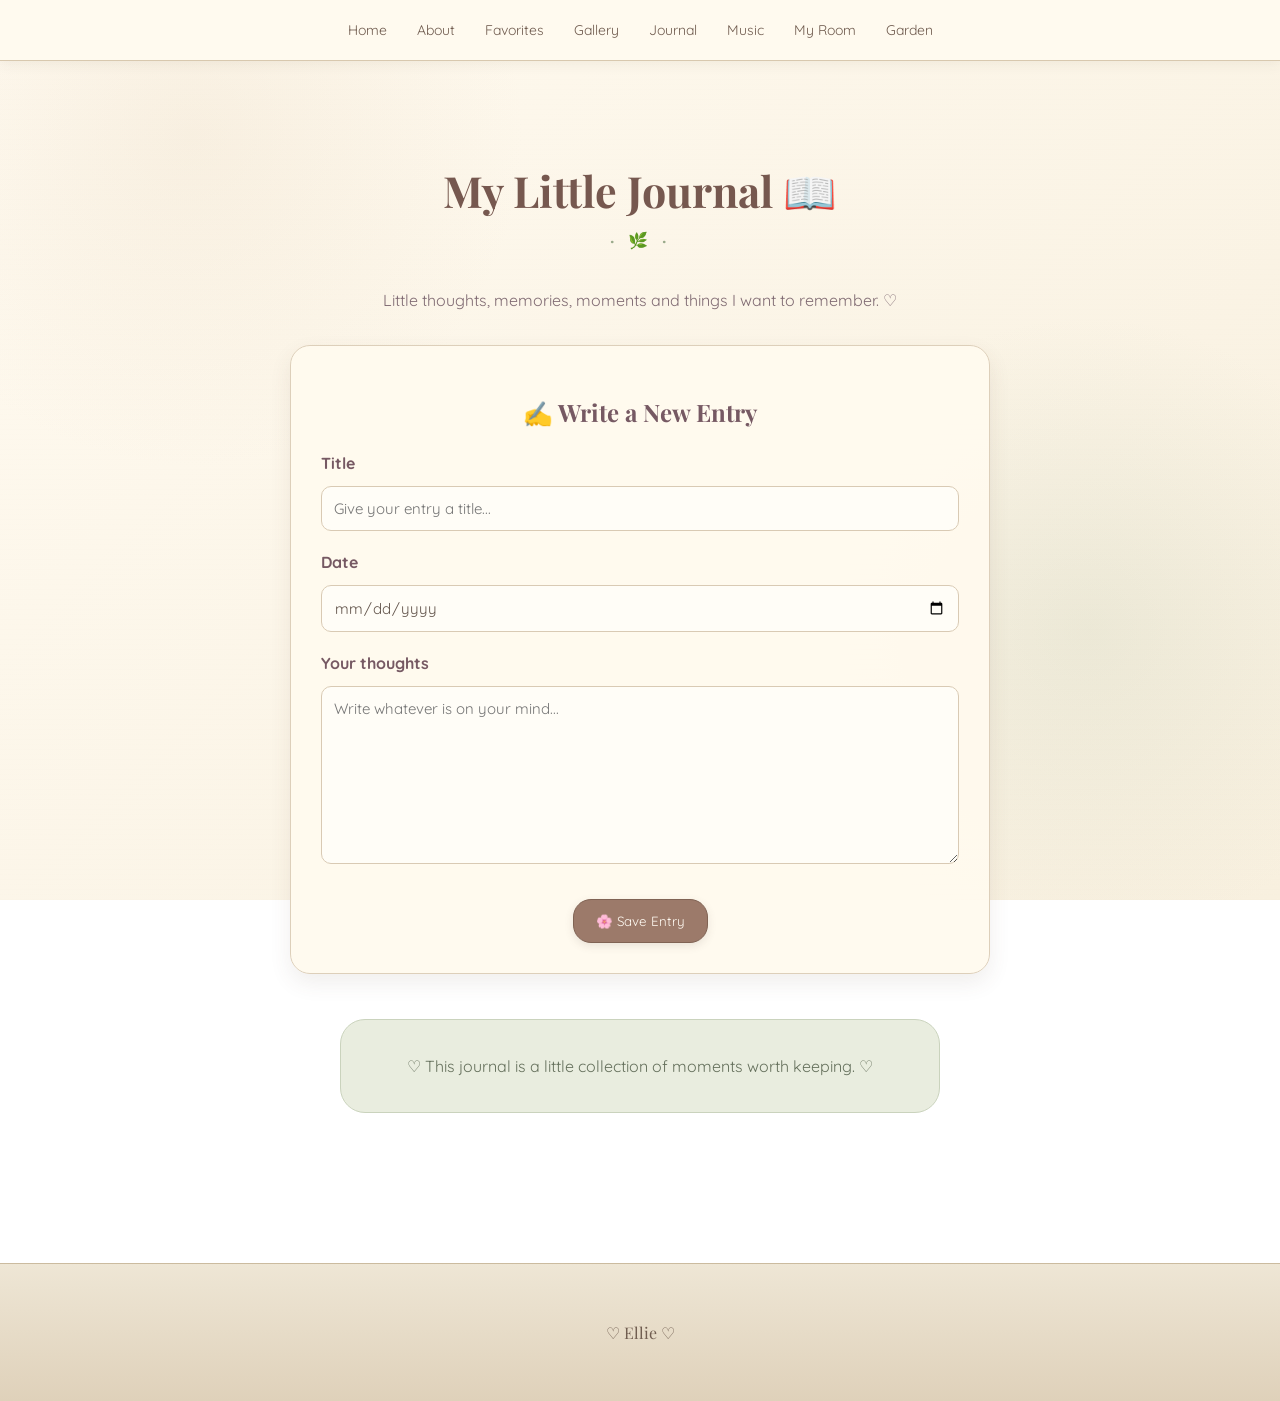
<file: journal.html>
<!DOCTYPE html>
<html lang="en">

<head>

<meta charset="UTF-8">

<meta name="viewport"
content="width=device-width, initial-scale=1.0">

<title>Ellie's Journal ♡</title>

<link rel="stylesheet" href="style.css">

</head>

<body>

<nav>

<a href="index.html">Home</a>
<a href="about.html">About</a>
<a href="favorites.html">Favorites</a>
<a href="gallery.html">Gallery</a>
<a href="journal.html">Journal</a>
<a href="music.html">Music</a>
<a href="room.html">My Room</a>
<a href="garden.html">Garden</a>

</nav>


<section>

<h1 class="section-title">
My Little Journal 📖
</h1>

<p class="journal-intro">
Little thoughts, memories, moments and things I want to remember. ♡
</p>


<!-- NEW ENTRY -->

<div class="journal-form">

<h2>
✍️ Write a New Entry
</h2>

<label for="entryTitle">
Title
</label>

<input
type="text"
id="entryTitle"
placeholder="Give your entry a title...">


<label for="entryDate">
Date
</label>

<input
type="date"
id="entryDate">


<label for="entryText">
Your thoughts
</label>

<textarea
id="entryText"
rows="8"
placeholder="Write whatever is on your mind..."></textarea>


<button
class="button"
onclick="saveEntry()">

🌸 Save Entry

</button>

</div>


<!-- JOURNAL ENTRIES -->

<div id="journalEntries">

</div>


<div class="journal-note">

<p>
♡ This journal is a little collection of moments worth keeping. ♡
</p>

</div>


</section>


<footer>

♡ Ellie ♡

</footer>


<script src="script.js"></script>

</body>

</html>
</file>
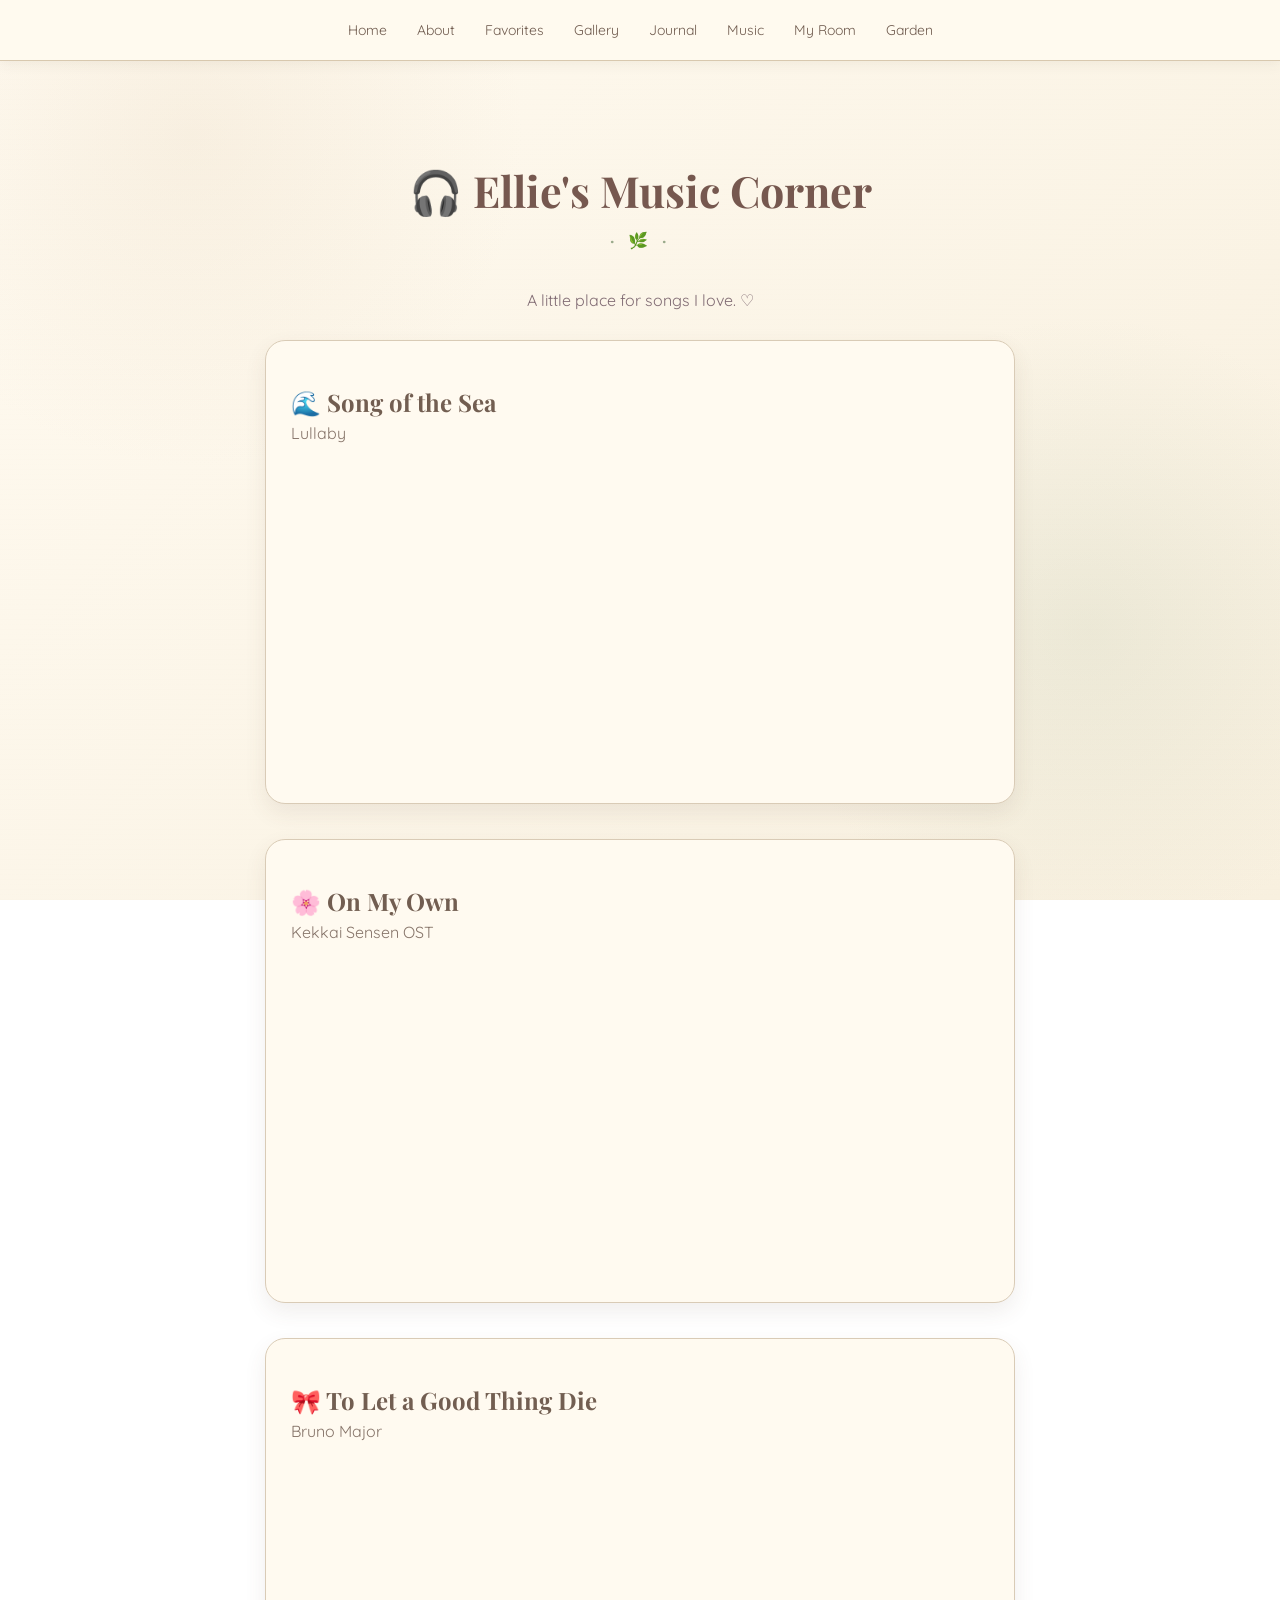
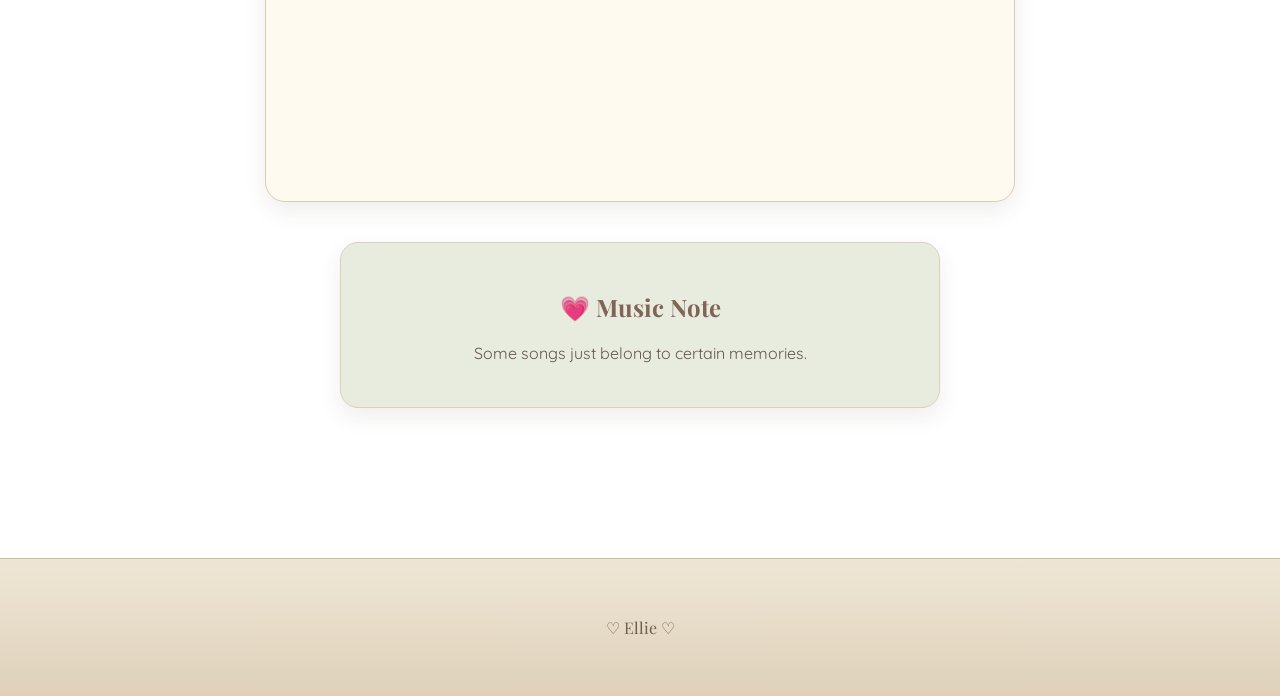
<file: music.html>
<!DOCTYPE html>
<html lang="en">

<head>

<meta charset="UTF-8">

<meta name="viewport"
content="width=device-width, initial-scale=1.0">

<title>Ellie's Music ♡</title>

<link rel="stylesheet" href="style.css">

</head>

<body>

<nav>

<a href="index.html">Home</a>
<a href="about.html">About</a>
<a href="favorites.html">Favorites</a>
<a href="gallery.html">Gallery</a>
<a href="journal.html">Journal</a>
<a href="music.html">Music</a>
<a href="room.html">My Room</a>
<a href="garden.html">Garden</a>

</nav>


<section>

<h1 class="section-title">
🎧 Ellie's Music Corner
</h1>

<p class="music-intro">
A little place for songs I love. ♡
</p>


<!-- SONG 1 -->

<div class="music-card">

<h2>
🌊 Song of the Sea
</h2>

<p>
Lullaby
</p>

<iframe
width="100%"
height="315"
src="https://www.youtube.com/embed/J5P2-9YY7qU"
title="Song of the Sea"
frameborder="0"
allow="accelerometer; autoplay; clipboard-write; encrypted-media; gyroscope; picture-in-picture; web-share"
allowfullscreen>
</iframe>

</div>


<!-- SONG 2 -->

<div class="music-card">

<h2>
🌸 On My Own
</h2>

<p>
Kekkai Sensen OST
</p>

<iframe
width="100%"
height="315"
src="https://www.youtube.com/embed/mDSUxVJDMY8"
title="On My Own - Kekkai Sensen OST"
frameborder="0"
allow="accelerometer; autoplay; clipboard-write; encrypted-media; gyroscope; picture-in-picture; web-share"
allowfullscreen>
</iframe>

</div>


<!-- SONG 3 -->

<div class="music-card">

<h2>
🎀 To Let a Good Thing Die
</h2>

<p>
Bruno Major
</p>

<iframe
width="100%"
height="315"
src="https://www.youtube.com/embed/bVfxAI6W7m8"
title="To Let a Good Thing Die - Bruno Major"
frameborder="0"
allow="accelerometer; autoplay; clipboard-write; encrypted-media; gyroscope; picture-in-picture; web-share"
allowfullscreen>
</iframe>

</div>


<div class="card music-note">

<h2>
💗 Music Note
</h2>

<p>
Some songs just belong to certain memories.
</p>

</div>


</section>


<footer>

♡ Ellie ♡

</footer>


</body>

</html>
</file>
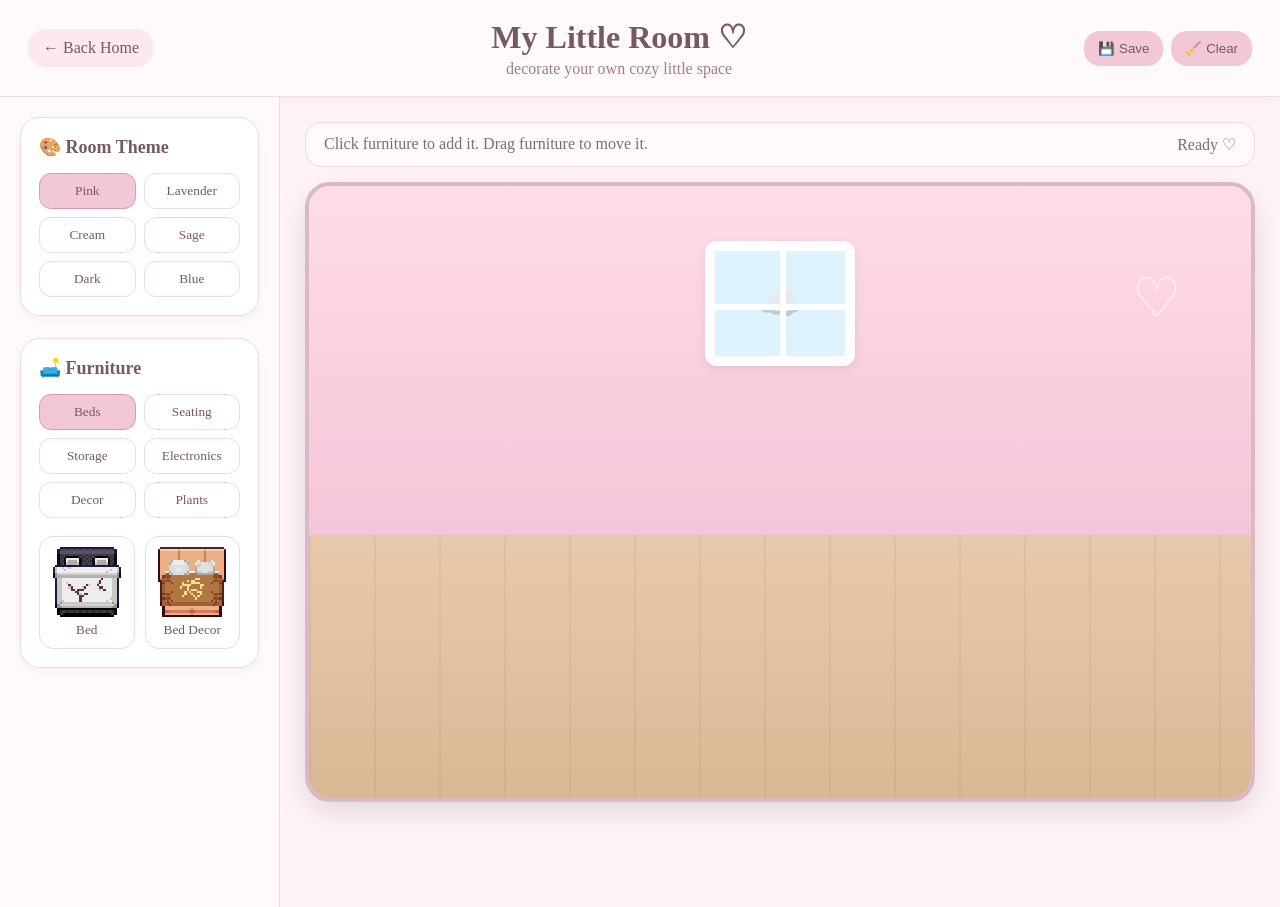
<file: room.html>
<!DOCTYPE html>
<html lang="en">

<head>

    <meta charset="UTF-8">

    <meta
        name="viewport"
        content="width=device-width, initial-scale=1.0"
    >

    <title>My Little Room ♡</title>

    <link
        rel="stylesheet"
        href="room.css"
    >

</head>


<body>


<header class="room-header">

    <a
        href="index.html"
        class="back-button"
    >
        ← Back Home
    </a>


    <div class="room-heading">

        <h1>
            My Little Room ♡
        </h1>

        <p>
            decorate your own cozy little space
        </p>

    </div>


    <div class="header-actions">

        <button
            id="saveRoom"
            class="top-button"
        >
            💾 Save
        </button>

        <button
            id="clearRoom"
            class="top-button"
        >
            🧹 Clear
        </button>

    </div>

</header>



<main class="room-designer">


<!-- LEFT SIDE -->

<aside class="room-sidebar">


    <!-- THEMES -->

    <section class="sidebar-card">

        <h2>
            🎨 Room Theme
        </h2>


        <div class="theme-grid">


            <button
                class="theme-button active"
                data-theme="pink"
            >
                Pink
            </button>


            <button
                class="theme-button"
                data-theme="lavender"
            >
                Lavender
            </button>


            <button
                class="theme-button"
                data-theme="cream"
            >
                Cream
            </button>


            <button
                class="theme-button"
                data-theme="sage"
            >
                Sage
            </button>


            <button
                class="theme-button"
                data-theme="dark"
            >
                Dark
            </button>


            <button
                class="theme-button"
                data-theme="blue"
            >
                Blue
            </button>


        </div>

    </section>



    <!-- CATEGORIES -->

    <section class="sidebar-card">

        <h2>
            🛋️ Furniture
        </h2>


        <div class="category-grid">


            <button
                class="category-button active"
                data-category="beds"
            >
                Beds
            </button>


            <button
                class="category-button"
                data-category="seating"
            >
                Seating
            </button>


            <button
                class="category-button"
                data-category="storage"
            >
                Storage
            </button>


            <button
                class="category-button"
                data-category="electronics"
            >
                Electronics
            </button>


            <button
                class="category-button"
                data-category="decor"
            >
                Decor
            </button>


            <button
                class="category-button"
                data-category="plants"
            >
                Plants
            </button>


        </div>


        <div
            id="itemList"
            class="item-list"
        ></div>

    </section>


</aside>



<!-- ROOM SIDE -->

<section class="room-workspace">


    <div class="room-info-bar">

        <span>
            Click furniture to add it.
            Drag furniture to move it.
        </span>

        <span id="roomStatus">
            Ready ♡
        </span>

    </div>



    <div
        id="room"
        class="room theme-pink"
    >


        <div class="room-wall">


            <div class="window">

                <div class="window-sky">
                    ☁️
                </div>

                <div class="window-line vertical"></div>

                <div class="window-line horizontal"></div>

            </div>


            <div class="wall-heart">
                ♡
            </div>


        </div>


        <div class="room-floor"></div>


        <div
            id="roomItems"
            class="room-items"
        ></div>


    </div>



    <!-- ITEM CONTROLS -->

    <div
        id="itemControls"
        class="item-controls hidden"
    >


        <div>

            Selected:

            <strong id="selectedItemName">
                Nothing
            </strong>

        </div>


        <div class="control-grid">


            <button id="rotateLeft">
                ↶ Rotate
            </button>


            <button id="rotateRight">
                ↷ Rotate
            </button>


            <button id="makeSmaller">
                − Smaller
            </button>


            <button id="makeBigger">
                ＋ Bigger
            </button>


            <button id="moveFront">
                ↑ Bring Front
            </button>


            <button id="moveBack">
                ↓ Send Back
            </button>


            <button
                id="deleteItem"
                class="delete-button"
            >
                🗑️ Delete
            </button>


        </div>


    </div>


</section>


</main>



<script src="room.js"></script>


</body>

</html>
</file>
<file: style.css>
@import url('https://fonts.googleapis.com/css2?family=DM+Sans:wght@400;500;600&family=Playfair+Display:wght@500;600&family=Quicksand:wght@400;500;600&display=swap');

:root {
    --pink: #f4a8c7;
    --dark-pink: #c85b87;
    --light-pink: #fff0f6;
    --very-light: #fff9fc;
    --white: #ffffff;
    --text: #674957;
    --border: #f0d0dd;
    --shadow: 0 15px 40px rgba(200, 91, 135, .14);
}

* {
    box-sizing: border-box;
    scroll-behavior: smooth;
}

body {
    margin: 0;
    font-family: "Quicksand", sans-serif;
    color: var(--text);

    background:
        radial-gradient(circle at 10% 20%, #ffe0ec 0, transparent 25%),
        radial-gradient(circle at 90% 80%, #ffdce9 0, transparent 25%),
        linear-gradient(135deg, #ffffff, #fff5f9);

    overflow-x: hidden;
}

a {
    color: inherit;
    text-decoration: none;
}

nav {
    position: sticky;
    top: 0;
    z-index: 100;

    display: flex;
    justify-content: center;
    gap: 22px;

    padding: 15px 20px;

    background: rgba(255,255,255,.82);
    backdrop-filter: blur(15px);

    border-bottom: 1px solid var(--border);

    font-size: 14px;
}

nav a:hover {
    color: var(--dark-pink);
}

.hero {
    min-height: 90vh;

    display: flex;
    align-items: center;
    justify-content: center;

    text-align: center;

    padding: 80px 20px;
}

.hero-card {
    max-width: 850px;

    padding: 60px 40px;

    background: rgba(255,255,255,.85);

    border: 1px solid var(--border);
    border-radius: 40px;

    box-shadow: var(--shadow);
}

.kicker {
    color: var(--dark-pink);

    font-size: 12px;

    letter-spacing: 5px;
    text-transform: uppercase;
}

h1 {
    margin: 20px 0;

    font-family: "Playfair Display", serif;

    font-size: clamp(45px, 8vw, 85px);

    color: #b84f7b;
}

h2 {
    font-family: "Playfair Display", serif;
    color: #b84f7b;
}

.hero p {
    font-size: 18px;
    line-height: 1.8;
}

.button {
    display: inline-block;

    margin: 10px 5px;

    padding: 13px 22px;

    border-radius: 30px;

    background: var(--dark-pink);

    color: white;

    border: none;

    cursor: pointer;

    font-family: inherit;
}

.button.secondary {
    background: var(--light-pink);
    color: var(--dark-pink);
}

.clock {
    display: inline-block;

    margin-top: 20px;

    padding: 12px 22px;

    background: var(--light-pink);

    border-radius: 30px;

    color: var(--dark-pink);

    font-weight: 600;
}

section {
    max-width: 1100px;

    margin: auto;

    padding: 80px 25px;
}

.section-title {
    text-align: center;

    font-size: 43px;

    margin-bottom: 40px;
}

.card-grid {
    display: grid;

    grid-template-columns:
        repeat(auto-fit, minmax(220px, 1fr));

    gap: 22px;
}

.card {
    padding: 28px;

    background: rgba(255,255,255,.9);

    border: 1px solid var(--border);

    border-radius: 25px;

    box-shadow: var(--shadow);

    transition: .25s;
}

.card:hover {
    transform: translateY(-6px);
}

.emoji {
    font-size: 38px;
}

.flower-fact {
    max-width: 700px;

    margin: 30px auto;

    padding: 30px;

    text-align: center;

    background: white;

    border-radius: 25px;

    box-shadow: var(--shadow);

    border: 1px solid var(--border);
}

.fact-text {
    font-size: 18px;
    line-height: 1.7;
}

.gallery {
    display: grid;

    grid-template-columns:
        repeat(auto-fit, minmax(220px, 1fr));

    gap: 25px;
}

.polaroid {
    padding: 12px 12px 25px;

    background: white;

    box-shadow: var(--shadow);

    transform: rotate(-2deg);
}

.polaroid:nth-child(2) {
    transform: rotate(2deg);
}

.polaroid:nth-child(3) {
    transform: rotate(-1deg);
}

.photo {
    height: 220px;

    display: flex;
    align-items: center;
    justify-content: center;

    background: linear-gradient(135deg,#ffd9e8,#fff);

    font-size: 50px;
}

.polaroid p {
    text-align: center;

    font-family: "Playfair Display", serif;
}

.journal-list {
    max-width: 800px;
    margin: auto;
}

.journal-card {
    padding: 25px;

    margin-bottom: 20px;

    background: #fffdf8;

    border-left: 5px solid var(--pink);

    border-radius: 0 20px 20px 0;

    box-shadow: var(--shadow);
}

.journal-card small {
    color: var(--dark-pink);
}

input,
textarea,
select {
    width: 100%;

    padding: 13px;

    margin: 6px 0;

    border: 1px solid var(--border);

    border-radius: 14px;

    font-family: inherit;

    background: white;
}

footer {
    padding: 50px 20px;

    text-align: center;

    color: #a56a83;
}

.floating-flower {
    position: fixed;

    bottom: -50px;

    pointer-events: none;

    z-index: 1;

    animation: flowerFloat linear forwards;
}

@keyframes flowerFloat {

    0% {
        transform: translateY(0) rotate(0);
        opacity: 0;
    }

    10% {
        opacity: .8;
    }

    100% {
        transform: translateY(-120vh) rotate(360deg);
        opacity: 0;
    }
}

/* ROOM DESIGNER */

.room-container {
    max-width: 1200px;

    margin: auto;

    padding: 30px;
}

.room {
    position: relative;

    width: 100%;
    min-height: 600px;

    overflow: hidden;

    border-radius: 30px;

    background:
        linear-gradient(
            #fff2f7 0 70%,
            #e9c7b1 70% 100%
        );

    border: 5px solid white;

    box-shadow: var(--shadow);
}

.room-item {
    position: absolute;

    cursor: grab;

    user-select: none;

    font-size: 55px;

    transition: transform .15s;
}

.room-item:hover {
    transform: scale(1.08);
}

.room-controls {
    display: flex;

    flex-wrap: wrap;

    gap: 10px;

    margin: 20px 0;
}

.room-controls button {
    padding: 10px 15px;

    border: 1px solid var(--border);

    border-radius: 20px;

    background: white;

    color: var(--dark-pink);

    cursor: pointer;

    font-family: inherit;
}

/* CHARACTER */

.character-preview {
    min-height: 350px;

    display: flex;

    justify-content: center;

    align-items: center;

    background: var(--light-pink);

    border-radius: 30px;

    font-size: 150px;
}

.customizer {
    display: grid;

    grid-template-columns:
        repeat(auto-fit, minmax(180px,1fr));

    gap: 15px;

    margin-top: 25px;
}

/* FAIRY GARDEN */

.garden {
    position: relative;

    min-height: 700px;

    overflow: hidden;

    border-radius: 35px;

    background:
        radial-gradient(
            circle at 70% 20%,
            #fff2a8,
            transparent 10%
        ),
        linear-gradient(
            #a9d8c1,
            #6fa987
        );
}

.garden-item {
    position: absolute;

    font-size: 50px;

    cursor: pointer;

    transition: .2s;
}

.garden-item:hover {
    transform: scale(1.2);
}

@media(max-width:700px) {

    nav {
        overflow-x: auto;
        justify-content: flex-start;
    }

    .hero-card {
        padding: 45px 20px;
    }

    section {
        padding: 65px 18px;
    }

}
/* =====================================
   V3 ROOM DESIGNER
===================================== */

.room-page {
    max-width: 1250px;
}

.room-intro {
    text-align: center;
    margin-bottom: 35px;
    font-size: 18px;
}

.designer-panel {
    margin: 25px 0;

    padding: 25px;

    background: rgba(255,255,255,.92);

    border: 1px solid var(--border);

    border-radius: 25px;

    box-shadow: var(--shadow);
}

.designer-panel h2 {
    margin-top: 0;
}

.theme-buttons,
.item-buttons,
.selected-buttons {
    display: flex;

    flex-wrap: wrap;

    gap: 10px;
}

.theme-buttons button,
.item-buttons button,
.selected-buttons button {
    padding: 11px 16px;

    border: 1px solid var(--border);

    border-radius: 20px;

    background: white;

    color: var(--text);

    cursor: pointer;

    font-family: inherit;

    transition: .2s;
}

.theme-buttons button:hover,
.item-buttons button:hover,
.selected-buttons button:hover {
    transform: translateY(-3px);

    background: var(--light-pink);

    color: var(--dark-pink);
}


/* ROOM */

.designer-room {

    position: relative;

    width: 100%;

    min-height: 650px;

    overflow: hidden;

    border-radius: 35px;

    border: 8px solid white;

    box-shadow:
        0 20px 60px rgba(0,0,0,.15);

    background:
        linear-gradient(
            #ffeef6 0 72%,
            #d8b18e 72% 100%
        );

    transition:
        background .5s ease;
}


/* FLOOR */

.room-floor {

    position: absolute;

    bottom: 0;

    left: 0;

    width: 100%;

    height: 28%;

    background:
        repeating-linear-gradient(
            90deg,
            rgba(255,255,255,.25) 0,
            rgba(255,255,255,.25) 3px,
            transparent 3px,
            transparent 70px
        );
}


/* WINDOW */

.room-window {

    position: absolute;

    top: 35px;

    right: 70px;

    width: 130px;

    height: 150px;

    display: flex;

    align-items: center;

    justify-content: center;

    font-size: 70px;

    background: rgba(255,255,255,.4);

    border: 8px solid white;

    border-radius: 12px;

    z-index: 1;
}


/* ROOM LABEL */

.room-label {

    position: absolute;

    top: 15px;

    left: 20px;

    padding: 8px 14px;

    border-radius: 20px;

    background: rgba(255,255,255,.75);

    font-size: 12px;

    z-index: 2;
}


/* FURNITURE */

.draggable-item {

    position: absolute;

    display: flex;

    align-items: center;

    justify-content: center;

    width: 90px;

    height: 90px;

    font-size: 55px;

    cursor: grab;

    user-select: none;

    z-index: 5;

    transform-origin: center;

    transition:
        box-shadow .15s;
}

.draggable-item:active {

    cursor: grabbing;

}

.draggable-item.selected {

    outline: 3px dashed var(--dark-pink);

    outline-offset: 7px;

    border-radius: 15px;
}


/* SELECTED CONTROLS */

.hidden {
    display: none;
}


/* CHARACTER */

.character-section {
    margin-top: 60px;
}

.character-preview {

    min-height: 350px;

    display: flex;

    justify-content: center;

    align-items: center;

    font-size: 150px;

    background:
        linear-gradient(
            135deg,
            #fff0f6,
            #ffffff
        );

    border-radius: 30px;

    border: 1px solid var(--border);

    margin-bottom: 25px;
}

.character-options {

    display: grid;

    grid-template-columns:
        repeat(auto-fit, minmax(180px, 1fr));

    gap: 20px;
}

.character-options label {

    display: block;

    margin-bottom: 8px;

    font-weight: 600;

    color: var(--dark-pink);
}

.character-options select {

    width: 100%;

}


/* THEMES */

.room-pink {

    background:
        linear-gradient(
            #ffe6f0 0 72%,
            #d9b391 72% 100%
        );

}

.room-kawaii {

    background:
        linear-gradient(
            #dff7ff 0 72%,
            #f5d3b4 72% 100%
        );

}

.room-cottage {

    background:
        linear-gradient(
            #e2efda 0 72%,
            #b78b62 72% 100%
        );

}

.room-fairy {

    background:
        linear-gradient(
            #d8d0f5 0 72%,
            #9d7659 72% 100%
        );

}

.room-y2k {

    background:
        linear-gradient(
            #d5f2ff 0 72%,
            #e7b3d0 72% 100%
        );

}

.room-gothic {

    background:
        linear-gradient(
            #302d3a 0 72%,
            #1d1a20 72% 100%
        );

}

.room-cozy {

    background:
        linear-gradient(
            #f1dfc5 0 72%,
            #a97d59 72% 100%
        );

}

.room-academia {

    background:
        linear-gradient(
            #cdbca8 0 72%,
            #795548 72% 100%
        );

}

.room-minimal {

    background:
        linear-gradient(
            #f7f7f5 0 72%,
            #d6d0c8 72% 100%
        );

}

.room-garden {

    background:
        linear-gradient(
            #d9efd9 0 72%,
            #8b684b 72% 100%
        );

}


/* MOBILE */

@media(max-width:700px) {

    .designer-room {

        min-height: 500px;

    }

    .room-window {

        right: 25px;

        width: 90px;

        height: 110px;

        font-size: 45px;

    }

    .draggable-item {

        width: 70px;

        height: 70px;

        font-size: 42px;

    }

}
.date-clock {
    text-align: center;
    margin: 20px 0;
}

#date {
    font-size: 16px;
    margin-bottom: 5px;
}

#clock {
    font-size: 28px;
    font-weight: bold;
    letter-spacing: 2px;
}
.date-clock-bubble {
    display: inline-block;
    background: #f7a8c4;
    color: white;
    padding: 18px 30px;
    border-radius: 30px;
    text-align: center;
    box-shadow: 0 4px 12px rgba(180, 80, 120, 0.2);
    margin: 15px auto;
}

#currentDate {
    font-size: 15px;
    margin-bottom: 6px;
}

#clock {
    font-size: 25px;
    font-weight: bold;
    letter-spacing: 2px;
}
.journal-intro {
    text-align: center;
    margin: 15px auto 35px;
    max-width: 600px;
    color: #806b73;
}

.journal-entry {
    max-width: 750px;
    margin: 0 auto 30px;
    padding: 30px;
    background: #fffafa;
    border: 1px solid #f1d9e2;
    border-radius: 18px;
    box-shadow: 0 5px 15px rgba(180, 100, 130, 0.12);
    text-align: left;
}

.journal-date {
    font-size: 14px;
    color: #c27c98;
    margin-bottom: 10px;
}

.journal-entry h2 {
    color: #765963;
    margin-bottom: 15px;
}

.journal-entry p {
    line-height: 1.8;
    color: #695860;
    margin-bottom: 12px;
}

.journal-entry ul {
    padding-left: 25px;
    line-height: 2;
    color: #695860;
}

.journal-note {
    max-width: 600px;
    margin: 40px auto;
    padding: 20px;
    background: #fce8ef;
    border-radius: 25px;
    text-align: center;
    color: #8b5c6e;
}
.journal-form {
    max-width: 700px;
    margin: 30px auto 45px;
    padding: 30px;
    background: #fffafa;
    border: 1px solid #f1d9e2;
    border-radius: 20px;
    box-shadow: 0 5px 15px rgba(180, 100, 130, 0.12);
    text-align: left;
}

.journal-form h2 {
    text-align: center;
    color: #765963;
    margin-bottom: 25px;
}

.journal-form label {
    display: block;
    margin: 15px 0 7px;
    color: #765963;
    font-weight: bold;
}

.journal-form input,
.journal-form textarea {
    width: 100%;
    padding: 12px;
    border: 1px solid #e5c5d1;
    border-radius: 10px;
    background: #fff;
    color: #5f4d55;
    font-family: inherit;
    font-size: 15px;
}

.journal-form textarea {
    resize: vertical;
}

.journal-form input:focus,
.journal-form textarea:focus {
    outline: none;
    border-color: #d795ae;
}

.journal-form .button {
    display: block;
    margin: 25px auto 0;
}

#journalEntries {
    max-width: 750px;
    margin: auto;
}
/* ---------- MUSIC PLAYER ---------- */

.music-intro {
    text-align: center;
    color: #806b73;
    margin-bottom: 30px;
}

.music-player {
    max-width: 500px;
    margin: 30px auto 45px;
    padding: 30px;
    background: #fffafa;
    border: 1px solid #f1d9e2;
    border-radius: 25px;
    box-shadow: 0 8px 20px rgba(180, 100, 130, 0.15);
    text-align: center;
}

.album-art {
    width: 180px;
    height: 180px;
    margin: 0 auto 20px;
    display: flex;
    align-items: center;
    justify-content: center;
    background: #fce8ef;
    border-radius: 20px;
    font-size: 70px;
}

.music-player h2 {
    color: #765963;
    margin-bottom: 5px;
}

.music-player > p {
    color: #9a7885;
    margin-top: 0;
}

.progress-container {
    display: flex;
    align-items: center;
    gap: 10px;
    margin: 25px 0 15px;
}

.progress-container span {
    font-size: 12px;
    color: #806b73;
}

#progressBar {
    flex: 1;
}

.player-controls {
    display: flex;
    justify-content: center;
    align-items: center;
    gap: 18px;
    margin: 20px 0;
}

.music-button,
.play-button {
    border: none;
    cursor: pointer;
    border-radius: 50%;
    background: #fce8ef;
    width: 45px;
    height: 45px;
    font-size: 18px;
}

.play-button {
    width: 60px;
    height: 60px;
    font-size: 24px;
}

.music-button:hover,
.play-button:hover {
    transform: scale(1.05);
}

.volume-control {
    display: flex;
    justify-content: center;
    align-items: center;
    gap: 10px;
}

#volumeBar {
    width: 120px;
}

.playlist {
    max-width: 650px;
    margin: 0 auto 40px;
}

.playlist-song {
    width: 100%;
    display: flex;
    align-items: center;
    gap: 15px;
    padding: 16px;
    margin-bottom: 10px;
    border: 1px solid #f1d9e2;
    border-radius: 15px;
    background: #fffafa;
    cursor: pointer;
    text-align: left;
}

.playlist-song:hover {
    background: #fce8ef;
}

.song-info {
    display: flex;
    flex-direction: column;
    gap: 3px;
}

.song-info strong {
    color: #765963;
}

.song-info small {
    color: #9a7885;
}

.music-note {
    max-width: 600px;
    margin: 40px auto;
    text-align: center;
}
.music-intro {
    text-align: center;
    color: #806b73;
    margin-bottom: 30px;
}

.music-card {
    max-width: 750px;
    margin: 0 auto 35px;
    padding: 25px;
    background: #fffafa;
    border: 1px solid #f1d9e2;
    border-radius: 20px;
    box-shadow: 0 5px 15px rgba(180, 100, 130, 0.12);
}

.music-card h2 {
    color: #765963;
    margin-bottom: 5px;
}

.music-card p {
    color: #9a7885;
    margin-top: 0;
    margin-bottom: 20px;
}

.music-card iframe {
    width: 100%;
    border-radius: 15px;
    display: block;
}

.music-note {
    max-width: 600px;
    margin: 40px auto;
    text-align: center;
}
/* ---------- GARDEN ---------- */

.garden-intro {
    max-width: 650px;
    margin: 15px auto 35px;
    text-align: center;
    color: #806b73;
    line-height: 1.7;
}

.garden-grid {
    max-width: 800px;
    margin: 0 auto 35px;
    display: grid;
    grid-template-columns: repeat(3, 1fr);
    gap: 20px;
}

.garden-flower {
    border: 1px solid #f1d9e2;
    background: #fffafa;
    border-radius: 20px;
    padding: 25px 15px;
    cursor: pointer;
    box-shadow: 0 5px 15px rgba(180, 100, 130, 0.10);
    transition: transform 0.2s ease;
}

.garden-flower:hover {
    transform: translateY(-5px);
    background: #fce8ef;
}

.garden-flower span {
    display: block;
    font-size: 55px;
    margin-bottom: 10px;
}

.garden-flower strong {
    color: #765963;
    font-size: 17px;
}

.flower-information {
    max-width: 650px;
    margin: 0 auto 35px;
    padding: 30px;
    background: #fffafa;
    border: 1px solid #f1d9e2;
    border-radius: 20px;
    text-align: center;
    box-shadow: 0 5px 15px rgba(180, 100, 130, 0.10);
}

.flower-information h2 {
    color: #765963;
}

.flower-information p {
    color: #806b73;
    line-height: 1.7;
}

.garden-card {
    max-width: 650px;
    margin: 0 auto 35px;
    padding: 30px;
    background: #fffafa;
    border: 1px solid #f1d9e2;
    border-radius: 20px;
    text-align: center;
    box-shadow: 0 5px 15px rgba(180, 100, 130, 0.10);
}

.garden-card h2 {
    color: #765963;
}

.garden-card p {
    color: #806b73;
    margin-bottom: 20px;
}

.garden-note {
    max-width: 600px;
    margin: 40px auto;
    padding: 20px;
    background: #fce8ef;
    border-radius: 25px;
    text-align: center;
    color: #8b5c6e;
}

@media (max-width: 700px) {

    .garden-grid {
        grid-template-columns: 1fr 1fr;
    }

}

@media (max-width: 450px) {

    .garden-grid {
        grid-template-columns: 1fr;
    }

}
/* ---------- MY GARDEN ---------- */

.my-garden {
    max-width: 900px;
    margin: 0 auto 50px;

    display: grid;

    grid-template-columns:
        repeat(3, 1fr);

    gap: 20px;
}

.empty-garden {
    grid-column: 1 / -1;

    text-align: center;

    padding: 50px 20px;

    background: #fffafa;

    border: 1px dashed #e5c5d1;

    border-radius: 20px;

    color: #9a7885;
}


.garden-card {
    max-width: 650px;

    margin: 0 auto 35px;

    padding: 30px;

    background: #fffafa;

    border: 1px solid #f1d9e2;

    border-radius: 20px;

    text-align: center;

    box-shadow:
        0 5px 15px
        rgba(180, 100, 130, 0.10);
}


.garden-card h2 {
    color: #765963;
}


.garden-card p {
    color: #806b73;
}


#flowerChoice,
#flowerName {

    width: 80%;

    padding: 12px;

    margin: 8px;

    border:

        1px solid #e5c5d1;

    border-radius: 10px;

    background: white;

    color: #765963;

    font-family: inherit;

}


.garden-plant {

    padding: 25px 15px;

    background: #fffafa;

    border: 1px solid #f1d9e2;

    border-radius: 20px;

    text-align: center;

    box-shadow:
        0 5px 15px
        rgba(180, 100, 130, 0.10);

    transition:
        transform 0.2s ease;

}


.garden-plant:hover {

    transform:
        translateY(-5px);

}


.plant-flower {

    font-size: 60px;

    min-height: 75px;

    display: flex;

    justify-content: center;

    align-items: center;

}


.garden-plant h2 {

    color: #765963;

    margin:
        10px 0 5px;

}


.garden-plant p {

    color: #9a7885;

    font-size: 14px;

}


.plant-buttons {

    display: flex;

    justify-content: center;

    gap: 8px;

    flex-wrap: wrap;

    margin-top: 15px;

}


.small-button {

    font-size: 13px;

    padding:
        8px 12px;

}


.remove-button {

    border: none;

    padding:
        8px 12px;

    border-radius: 10px;

    background: #f4e3e8;

    color: #765963;

    cursor: pointer;

}


.remove-button:hover {

    background: #efd2dc;

}


@media (max-width: 700px) {

    .my-garden {

        grid-template-columns:
            repeat(2, 1fr);

    }

}


@media (max-width: 450px) {

    .my-garden {

        grid-template-columns: 1fr;

    }

    #flowerChoice,
    #flowerName {

        width: 90%;

    }

}
/* ---------- GARDEN 2.0 ---------- */

.garden-status {

    max-width: 700px;

    margin: 20px auto 30px;

    display: flex;

    justify-content: center;

    gap: 15px;

    flex-wrap: wrap;

}

.garden-status div {

    padding: 12px 20px;

    background: #fffafa;

    border: 1px solid #f1d9e2;

    border-radius: 15px;

    color: #806b73;

}

.garden-status strong {

    color: #765963;

}


/* GARDEN AREA */

.garden-area {

    max-width: 850px;

    margin: 0 auto 40px;

    border-radius: 25px;

    overflow: hidden;

    border: 2px solid #efd6df;

    box-shadow:
        0 8px 20px
        rgba(180, 100, 130, 0.15);

}


/* SKY */

.garden-sky {

    height: 170px;

    background:
        linear-gradient(
            #fdeef3,
            #fff8ee
        );

    position: relative;

}


.sun {

    position: absolute;

    right: 60px;

    top: 25px;

    font-size: 55px;

}


.cloud {

    position: absolute;

    font-size: 45px;

    opacity: 0.7;

}

.cloud-one {

    left: 80px;

    top: 40px;

}

.cloud-two {

    left: 300px;

    top: 80px;

}


/* GROUND */

.garden-ground {

    min-height: 300px;

    padding: 35px;

    display: grid;

    grid-template-columns:
        repeat(3, 1fr);

    gap: 25px;

    background:
        linear-gradient(
            #d9e8c8,
            #c9dfb6
        );

}


/* PLANT SPOTS */

.plant-spot {

    min-height: 100px;

    display: flex;

    justify-content: center;

    align-items: center;

    font-size: 55px;

    background:
        rgba(
            255,
            255,
            255,
            0.35
        );

    border-radius: 50%;

    cursor: pointer;

    transition:
        transform 0.2s ease,
        background 0.2s ease;

}

.plant-spot:hover {

    transform:
        scale(1.08);

    background:
        rgba(
            255,
            255,
            255,
            0.55
        );

}

.plant-spot.planted {

    background:
        rgba(
            255,
            255,
            255,
            0.45
        );

}

.plant-spot.selected {

    outline:
        3px solid #d795ae;

    transform:
        scale(1.08);

}


/* SEED AREA */

.garden-card {

    max-width: 700px;

    margin: 0 auto 30px;

    padding: 30px;

    background: #fffafa;

    border: 1px solid #f1d9e2;

    border-radius: 20px;

    text-align: center;

    box-shadow:
        0 5px 15px
        rgba(
            180,
            100,
            130,
            0.10
        );

}

.garden-card h2 {

    color: #765963;

}

.garden-card p {

    color: #806b73;

}


/* SEED BUTTONS */

.seed-options {

    display: flex;

    justify-content: center;

    flex-wrap: wrap;

    gap: 10px;

    margin: 20px 0;

}

.seed-options button {

    border: 1px solid #f1d9e2;

    background: #fce8ef;

    padding: 10px 14px;

    border-radius: 12px;

    cursor: pointer;

    color: #765963;

    font-family: inherit;

}

.seed-options button:hover {

    transform:
        translateY(-2px);

    background: #f8dce6;

}


/* MESSAGE */

.garden-message {

    max-width: 650px;

    margin: 30px auto 50px;

    padding: 18px;

    background: #fce8ef;

    border-radius: 20px;

    text-align: center;

    color: #765963;

}


/* MOBILE */

@media (max-width: 650px) {

    .garden-ground {

        grid-template-columns:
            repeat(2, 1fr);

        padding: 20px;

    }

}


@media (max-width: 420px) {

    .garden-ground {

        grid-template-columns: 1fr;

    }

    .garden-status {

        flex-direction: column;

        align-items: center;

    }

}
/* ---------- GARDEN 3.0 ---------- */

.garden-time {
    max-width: 600px;
    margin: 0 auto 20px;
    padding: 12px 20px;
    background: #fffafa;
    border: 1px solid #f1d9e2;
    border-radius: 20px;
    text-align: center;
    color: #765963;
}

.garden-sky {
    position: relative;
    height: 170px;
    overflow: hidden;
}

.garden-sky.night {
    background: linear-gradient(
        #4d536f,
        #747b9b
    );
}

.moon {
    display: none;
    position: absolute;
    right: 60px;
    top: 25px;
    font-size: 55px;
}

.butterfly {
    position: absolute;
    font-size: 28px;
    animation: butterflyFloat 5s infinite ease-in-out;
}

.butterfly-one {
    left: 35%;
    top: 60px;
}

.butterfly-two {
    right: 25%;
    top: 100px;
    animation-delay: 2s;
}

.bee {
    position: absolute;
    left: 55%;
    top: 35px;
    font-size: 28px;
    animation: beeFloat 4s infinite ease-in-out;
}

@keyframes butterflyFloat {

    0% {
        transform: translate(0, 0);
    }

    50% {
        transform: translate(30px, -15px);
    }

    100% {
        transform: translate(0, 0);
    }

}

@keyframes beeFloat {

    0% {
        transform: translate(0, 0);
    }

    50% {
        transform: translate(-25px, 15px);
    }

    100% {
        transform: translate(0, 0);
    }

}


/* COLLECTION */

.collection {
    display: grid;
    grid-template-columns:
        repeat(2, 1fr);
    gap: 10px;
}

.collection-item {
    padding: 12px;
    background: #fce8ef;
    border-radius: 12px;
    color: #765963;
}


/* ACHIEVEMENTS */

.achievements {
    display: flex;
    justify-content: center;
    flex-wrap: wrap;
    gap: 10px;
}

.achievement {
    padding: 12px 16px;
    background: #fce8ef;
    border: 1px solid #f1d9e2;
    border-radius: 15px;
    color: #765963;
}


/* NIGHT GARDEN */

.garden-sky.night .cloud {
    opacity: 0.25;
}

.garden-sky.night + .garden-ground {
    background:
        linear-gradient(
            #8ca17c,
            #718966
        );
}


/* MOBILE */

@media (max-width: 500px) {

    .collection {
        grid-template-columns: 1fr;
    }

    .garden-status {
        gap: 8px;
    }

}
.garden-flower {
    width: 70px;
    height: 70px;
    object-fit: contain;
    image-rendering: pixelated;
}
/* =====================================================
   ROSY LETTERS — COTTAGECORE THEME
   Add this at the VERY BOTTOM of style.css
===================================================== */

:root {
    --pink: #d6a0ad;
    --dark-pink: #9f6575;
    --light-pink: #f7e8e8;

    --cream: #fffaf0;
    --paper: #fdf6e7;
    --sage: #a9b89a;
    --dark-sage: #66755d;
    --moss: #78856b;

    --brown: #806957;
    --dark-brown: #5c493d;

    --white: #fffdf8;
    --text: #65564d;
    --border: #ddcfba;

    --shadow:
        0 10px 25px
        rgba(91, 72, 54, 0.10);
}


/* =====================================
   WHOLE WEBSITE
===================================== */

body {
    color: var(--text);

    background:
        radial-gradient(
            circle at 15% 15%,
            rgba(221, 198, 166, .18),
            transparent 25%
        ),

        radial-gradient(
            circle at 85% 70%,
            rgba(169, 184, 154, .17),
            transparent 25%
        ),

        linear-gradient(
            135deg,
            #fffaf0,
            #f8f0df
        );

    background-attachment: fixed;
}


/* subtle paper texture */

body::before {
    content: "";

    position: fixed;

    inset: 0;

    pointer-events: none;

    opacity: .14;

    z-index: -1;

    background-image:
        repeating-linear-gradient(
            0deg,
            rgba(90, 70, 50, .025) 0,
            rgba(90, 70, 50, .025) 1px,
            transparent 1px,
            transparent 5px
        );
}


/* =====================================
   NAVIGATION
===================================== */

nav,
.cottage-nav {
    background:
        rgba(255, 250, 240, .94);

    border-bottom:
        1px solid #d8c8ae;

    box-shadow:
        0 3px 12px
        rgba(90, 70, 50, .07);

    backdrop-filter: blur(12px);
}


nav a {
    color: #705c4f;

    padding: 6px 4px;

    transition:
        color .2s,
        transform .2s;
}


nav a:hover {
    color: var(--dark-sage);

    transform:
        translateY(-1px);
}


/* =====================================
   HERO / HOME PAGE
===================================== */

.hero {
    min-height: 88vh;

    position: relative;
}


/* little cottage meadow feeling */

.cottage-hero::before {
    content:
        "🌿   🌼   🍓   🌱   🌷";

    position: absolute;

    bottom: 30px;

    left: 50%;

    transform:
        translateX(-50%);

    width: 100%;

    text-align: center;

    font-size: 23px;

    letter-spacing: 15px;

    opacity: .75;

    pointer-events: none;
}


.hero-card,
.cottage-paper {
    position: relative;

    background:
        rgba(255, 250, 239, .94);

    border:
        1px solid #d8c8ae;

    border-radius: 30px;

    box-shadow:
        0 14px 35px
        rgba(93, 73, 55, .12);
}


/* tiny decorative flowers on hero */

.cottage-paper::before {
    content: "🌿";

    position: absolute;

    left: 20px;

    top: 18px;

    font-size: 27px;

    transform: rotate(-25deg);
}


.cottage-paper::after {
    content: "🌷";

    position: absolute;

    right: 20px;

    bottom: 18px;

    font-size: 27px;
}


/* =====================================
   TEXT
===================================== */

h1 {
    color: #76584f;

    font-size:
        clamp(
            42px,
            7vw,
            76px
        );
}


h2 {
    color: #806456;
}


.section-title {
    color: #76584f;

    position: relative;
}


.section-title::after {
    content: "· 🌿 ·";

    display: block;

    margin-top: 10px;

    color: #9aaa8b;

    font-size: 16px;

    letter-spacing: 5px;
}


.kicker {
    color: #79896b;

    letter-spacing: 3px;

    text-transform: lowercase;
}


.section-intro {
    text-align: center;

    max-width: 600px;

    margin:
        -20px auto 35px;

    color: #847267;

    line-height: 1.8;
}


/* =====================================
   BUTTONS
===================================== */

.button {
    background:
        #9c7a6a;

    color:
        #fffaf2;

    border:
        1px solid #806354;

    border-radius: 18px;

    box-shadow:
        0 3px 8px
        rgba(92, 73, 61, .13);

    transition:
        transform .2s,
        background .2s,
        box-shadow .2s;
}


.button:hover {
    background:
        #77866a;

    transform:
        translateY(-2px);

    box-shadow:
        0 6px 12px
        rgba(92, 73, 61, .15);
}


.button.secondary {
    background:
        #e4eadb;

    color:
        #63705b;

    border:
        1px solid #bdc9b1;
}


.hero-buttons {
    display: flex;

    justify-content: center;

    flex-wrap: wrap;

    gap: 7px;
}


/* =====================================
   DATE + CLOCK
===================================== */

.date-clock-bubble {
    background:
        #e9dfc9;

    color:
        #69574b;

    border:
        1px solid #d2bea3;

    border-radius: 18px;

    box-shadow:
        inset 0 1px 0
        rgba(255,255,255,.7),
        0 5px 12px
        rgba(90,70,50,.08);
}


#date {
    color:
        #7b6a5e;
}


#clock {
    color:
        #5e5046;

    font-family:
        "Playfair Display",
        serif;
}


/* =====================================
   DIVIDERS
===================================== */

.tiny-divider {
    margin-top: 28px;

    color: #899778;

    font-size: 17px;

    letter-spacing: 5px;
}


/* =====================================
   SECTIONS
===================================== */

section {
    position: relative;
}


/* =====================================
   CARDS
===================================== */

.card,
.cottage-card,
.flower-fact,
.journal-entry,
.journal-form,
.music-card,
.music-player,
.garden-card {

    background:
        rgba(255, 250, 239, .94);

    border:
        1px solid #ddcfba;

    box-shadow:
        0 9px 22px
        rgba(90, 70, 50, .09);
}


.card,
.cottage-card {
    border-radius: 18px;
}


.cottage-card {
    position: relative;

    overflow: hidden;
}


/* tiny corner decoration */

.cottage-card::after {
    content: "🌿";

    position: absolute;

    right: 13px;

    bottom: 10px;

    opacity: .28;

    font-size: 22px;
}


.card:hover,
.cottage-card:hover {
    transform:
        translateY(-5px);

    box-shadow:
        0 13px 28px
        rgba(90, 70, 50, .13);
}


/* =====================================
   EXPLORE CARDS
===================================== */

.cottage-grid {
    gap: 25px;
}


.cottage-grid .card {
    text-align: center;

    min-height: 235px;

    display: flex;

    flex-direction: column;

    justify-content: center;
}


.cottage-grid .emoji {
    font-size: 42px;

    margin-bottom: 7px;
}


/* =====================================
   FLOWER FACT
===================================== */

.flower-fact {
    border-radius: 20px;

    background:
        linear-gradient(
            145deg,
            #fffaf0,
            #f4eedf
        );
}


.fact-text {
    color:
        #6e6056;
}


/* =====================================
   ABOUT / DAILY NOTE
===================================== */

.daily-note {
    max-width: 680px;

    margin: auto;

    text-align: center;
}


.tiny-text {
    color: #928074;

    font-size: 14px;

    font-style: italic;
}


/* =====================================
   GALLERY
===================================== */

.polaroid {
    background:
        #fffaf0;

    border:
        1px solid #ddcfba;

    box-shadow:
        0 8px 18px
        rgba(80, 60, 45, .12);
}


.photo {
    background:
        linear-gradient(
            135deg,
            #eee6d5,
            #f8f2e5
        );

    border:
        1px dashed #c8b89e;
}


.polaroid p {
    color:
        #65574d;
}


/* =====================================
   JOURNAL
===================================== */

.journal-entry {
    background:
        #fffaf0;

    border:
        1px solid #ddcfba;

    border-left:
        5px solid #a6b395;
}


.journal-date {
    color:
        #7b886d;
}


.journal-entry h2 {
    color:
        #755f52;
}


.journal-entry p,
.journal-entry ul {
    color:
        #65584f;
}


.journal-note {
    background:
        #e9eddf;

    color:
        #65705c;

    border:
        1px solid #cad3bd;
}


/* =====================================
   FORMS
===================================== */

input,
textarea,
select,
.journal-form input,
.journal-form textarea {

    background:
        #fffdf7;

    border:
        1px solid #d9cab4;

    color:
        #62544b;
}


input:focus,
textarea:focus,
select:focus,
.journal-form input:focus,
.journal-form textarea:focus {

    outline:
        2px solid
        rgba(156, 174, 139, .30);

    border-color:
        #96a584;
}


/* =====================================
   MUSIC
===================================== */

.music-card {
    background:
        #fffaf0;

    border-color:
        #d9cbb6;
}


.music-card h2,
.music-player h2 {
    color:
        #725e51;
}


.music-card p,
.music-player > p {
    color:
        #87756a;
}


.music-note {
    background:
        #e8ecdf;
}


/* =====================================
   COTTAGE FOOTER SCENE
===================================== */

.cottage-footer-scene {
    padding:
        20px 20px 0;
}


.little-scene {
    display: flex;

    justify-content: center;

    align-items: flex-end;

    gap: 25px;

    font-size: 30px;

    opacity: .85;

    flex-wrap: wrap;
}


/* =====================================
   FOOTER
===================================== */

footer {
    margin-top: 30px;

    padding:
        55px 20px;

    background:
        linear-gradient(
            #eee6d5,
            #dfd1ba
        );

    border-top:
        1px solid #cbbb9f;

    color:
        #705d50;

    font-family:
        "Playfair Display",
        serif;

    line-height: 1.7;
}


/* =====================================
   MOBILE
===================================== */

@media(max-width:700px) {

    .cottage-hero::before {
        font-size: 18px;

        letter-spacing: 5px;
    }


    .hero-card,
    .cottage-paper {
        border-radius: 22px;
    }


    .little-scene {
        gap: 13px;

        font-size: 24px;
    }

}
/* =====================================
   HOME — GARDEN BORDER
===================================== */

.home-garden-border {
    position: absolute;
    top: 0;
    left: 50%;

    transform: translateX(-50%);

    width: min(1100px, 96%);
    height: 100%;

    pointer-events: none;

    z-index: 5;
}


.home-bush {
    position: absolute;

    width: 150px;

    image-rendering: pixelated;

    z-index: 5;
}


.home-bush-left {
    left: -40px;
    top: 180px;
}


.home-bush-right {
    right: -40px;
    top: 320px;

    transform: scaleX(-1);
}
/* =====================================
   HOME — SIDE FLOWERS
===================================== */

.home-flower {
    position: absolute;

    width: 70px;

    image-rendering: pixelated;

    pointer-events: none;

    z-index: 6;
}


/* LEFT SIDE */

.flower-left-1 {
    left: 20px;
    top: 380px;

    transform: rotate(-10deg);
}


.flower-left-2 {
    left: -10px;
    top: 560px;

    width: 85px;

    transform: rotate(8deg);
}


.flower-left-3 {
    left: 35px;
    top: 760px;

    width: 65px;

    transform: rotate(-6deg);
}


/* RIGHT SIDE */

.flower-right-1 {
    right: 20px;
    top: 470px;

    width: 80px;

    transform: scaleX(-1) rotate(-8deg);
}


.flower-right-2 {
    right: -5px;
    top: 680px;

    width: 65px;

    transform: scaleX(-1) rotate(9deg);
}


.flower-right-3 {
    right: 30px;
    top: 850px;

    width: 85px;

    transform: scaleX(-1) rotate(-5deg);
}
</file>
<file: room.css>
* {
    box-sizing: border-box;
}


body {
    margin: 0;

    font-family:
        Georgia,
        "Times New Roman",
        serif;

    background: #fff5f8;

    color: #6d5360;
}



/* =============================
   HEADER
============================= */

.room-header {

    display: flex;

    align-items: center;

    justify-content: space-between;

    gap: 20px;

    padding: 18px 28px;

    background: #fffafa;

    border-bottom:
        1px solid #efd9e2;

    box-shadow:
        0 3px 12px
        rgba(160, 95, 125, .08);

}


.room-heading {
    text-align: center;
}


.room-heading h1 {
    margin: 0;

    color: #765963;
}


.room-heading p {
    margin:
        4px 0 0;

    color: #a17d8b;
}


.back-button {

    text-decoration: none;

    color: #765963;

    background: #fce8ef;

    padding:
        10px 15px;

    border-radius: 18px;

}


.header-actions {

    display: flex;

    gap: 8px;

}


.top-button {

    border: none;

    background: #f2c8d8;

    color: #765963;

    border-radius: 16px;

    padding:
        10px 14px;

    cursor: pointer;

}



/* =============================
   MAIN LAYOUT
============================= */

.room-designer {

    display: grid;

    grid-template-columns:
        280px 1fr;

    min-height:
        calc(100vh - 90px);

}



/* =============================
   SIDEBAR
============================= */

.room-sidebar {

    padding: 20px;

    background: #fffafa;

    border-right:
        1px solid #efd9e2;

    overflow-y: auto;

}


.sidebar-card {

    margin-bottom: 22px;

    padding: 18px;

    background: white;

    border:
        1px solid #efd9e2;

    border-radius: 20px;

    box-shadow:
        0 4px 12px
        rgba(160,95,125,.07);

}


.sidebar-card h2 {

    margin-top: 0;

    font-size: 18px;

    color: #765963;

}



/* THEMES */

.theme-grid,
.category-grid {

    display: grid;

    grid-template-columns:
        repeat(2, 1fr);

    gap: 8px;

}


.theme-button,
.category-button {

    border:
        1px solid #efd9e2;

    background: #fff;

    color: #765963;

    padding: 9px;

    border-radius: 12px;

    cursor: pointer;

    font-family: inherit;

}


.theme-button:hover,
.category-button:hover {

    background: #fce8ef;

}


.theme-button.active,
.category-button.active {

    background: #f2c8d8;

    border-color: #d99ab3;

}



/* ITEM LIST */

.item-list {

    display: grid;

    grid-template-columns:
        repeat(2, 1fr);

    gap: 10px;

    margin-top: 18px;

}


.item-card {

    border:
        1px solid #efd9e2;

    background: #fff;

    border-radius: 14px;

    padding: 10px;

    cursor: pointer;

    text-align: center;

    color: #765963;

    font-family: inherit;

}


.item-card:hover {

    background: #fce8ef;

    transform:
        translateY(-2px);

}


.item-card img {

    width: 70px;

    height: 70px;

    object-fit: contain;

    image-rendering: pixelated;

    display: block;

    margin:
        0 auto 5px;

}



/* =============================
   WORKSPACE
============================= */

.room-workspace {

    padding: 25px;

    overflow: auto;

}


.room-info-bar {

    max-width: 950px;

    margin:
        0 auto 15px;

    padding:
        12px 18px;

    display: flex;

    justify-content: space-between;

    gap: 20px;

    background: #fffafa;

    border:
        1px solid #efd9e2;

    border-radius: 16px;

    color: #806b73;

}



/* =============================
   ROOM
============================= */

.room {

    width: min(950px, 100%);

    height: 620px;

    margin: auto;

    position: relative;

    overflow: hidden;

    border:
        4px solid #d9b9c5;

    border-radius: 25px;

    box-shadow:
        0 10px 30px
        rgba(110, 70, 90, .18);

}


/* WALL */

.room-wall {

    position: absolute;

    inset:
        0 0 42% 0;

    background:
        linear-gradient(
            #ffdce9,
            #f7cbdc
        );

}


/* FLOOR */

.room-floor {

    position: absolute;

    left: 0;

    right: 0;

    bottom: 0;

    height: 43%;

    background:

        repeating-linear-gradient(
            90deg,
            rgba(120,80,55,.08) 0,
            rgba(120,80,55,.08) 2px,
            transparent 2px,
            transparent 65px
        ),

        linear-gradient(
            #e7c9ab,
            #d9b894
        );

}



/* WINDOW */

.window {

    position: absolute;

    width: 150px;

    height: 125px;

    left: 50%;

    top: 55px;

    transform:
        translateX(-50%);

    background: #dff3ff;

    border:
        10px solid white;

    border-radius: 12px;

    overflow: hidden;

    box-shadow:
        0 3px 10px
        rgba(0,0,0,.08);

}


.window-sky {

    width: 100%;

    height: 100%;

    display: flex;

    justify-content: center;

    align-items: center;

    font-size: 35px;

}


.window-line {

    position: absolute;

    background: white;

}


.window-line.vertical {

    top: 0;

    bottom: 0;

    width: 6px;

    left: 50%;

}


.window-line.horizontal {

    left: 0;

    right: 0;

    height: 6px;

    top: 50%;

}


.wall-heart {

    position: absolute;

    right: 70px;

    top: 80px;

    font-size: 55px;

    color: rgba(
        255,
        255,
        255,
        .7
    );

}



/* =============================
   THEMES
============================= */

.room.theme-pink .room-wall {

    background:
        linear-gradient(
            #ffdce9,
            #f4c5d8
        );

}


.room.theme-lavender .room-wall {

    background:
        linear-gradient(
            #e8ddff,
            #cfc0ed
        );

}


.room.theme-cream .room-wall {

    background:
        linear-gradient(
            #fff3d9,
            #ecdabb
        );

}


.room.theme-sage .room-wall {

    background:
        linear-gradient(
            #e4edd9,
            #c7d6b8
        );

}


.room.theme-blue .room-wall {

    background:
        linear-gradient(
            #daeafa,
            #bed8ee
        );

}


.room.theme-dark .room-wall {

    background:
        linear-gradient(
            #625566,
            #463c4a
        );

}


.room.theme-dark .room-floor {

    background:
        linear-gradient(
            #584743,
            #413633
        );

}



/* =============================
   FURNITURE
============================= */

.room-items {

    position: absolute;

    inset: 0;

    z-index: 10;

}


.placed-item {

    position: absolute;

    cursor: grab;

    user-select: none;

    touch-action: none;

    transform-origin:
        center center;

}


.placed-item:active {

    cursor: grabbing;

}


.placed-item.selected {

    outline:
        3px dashed #d4779c;

    outline-offset: 5px;

}


.placed-item img {

    width: 100%;

    height: 100%;

    object-fit: contain;

    image-rendering: pixelated;

    pointer-events: none;

}



/* =============================
   CONTROLS
============================= */

.item-controls {

    max-width: 950px;

    margin:
        18px auto 0;

    padding: 18px;

    background: #fffafa;

    border:
        1px solid #efd9e2;

    border-radius: 18px;

    text-align: center;

}


.hidden {
    display: none;
}


.control-grid {

    display: flex;

    justify-content: center;

    flex-wrap: wrap;

    gap: 8px;

    margin-top: 12px;

}


.control-grid button {

    border: none;

    background: #f2c8d8;

    color: #765963;

    border-radius: 12px;

    padding:
        9px 12px;

    cursor: pointer;

}


.control-grid .delete-button {

    background: #ead9df;

}



/* =============================
   MOBILE
============================= */

@media (max-width: 850px) {

    .room-designer {

        grid-template-columns: 1fr;

    }


    .room-sidebar {

        border-right: none;

        border-bottom:
            1px solid #efd9e2;

    }


    .room {

        height: 520px;

    }

}


@media (max-width: 550px) {

    .room-header {

        flex-direction: column;

    }


    .room {

        height: 470px;

    }


    .room-info-bar {

        flex-direction: column;

        text-align: center;

    }


    .item-list {

        grid-template-columns:
            repeat(3, 1fr);

    }

}
</file>
